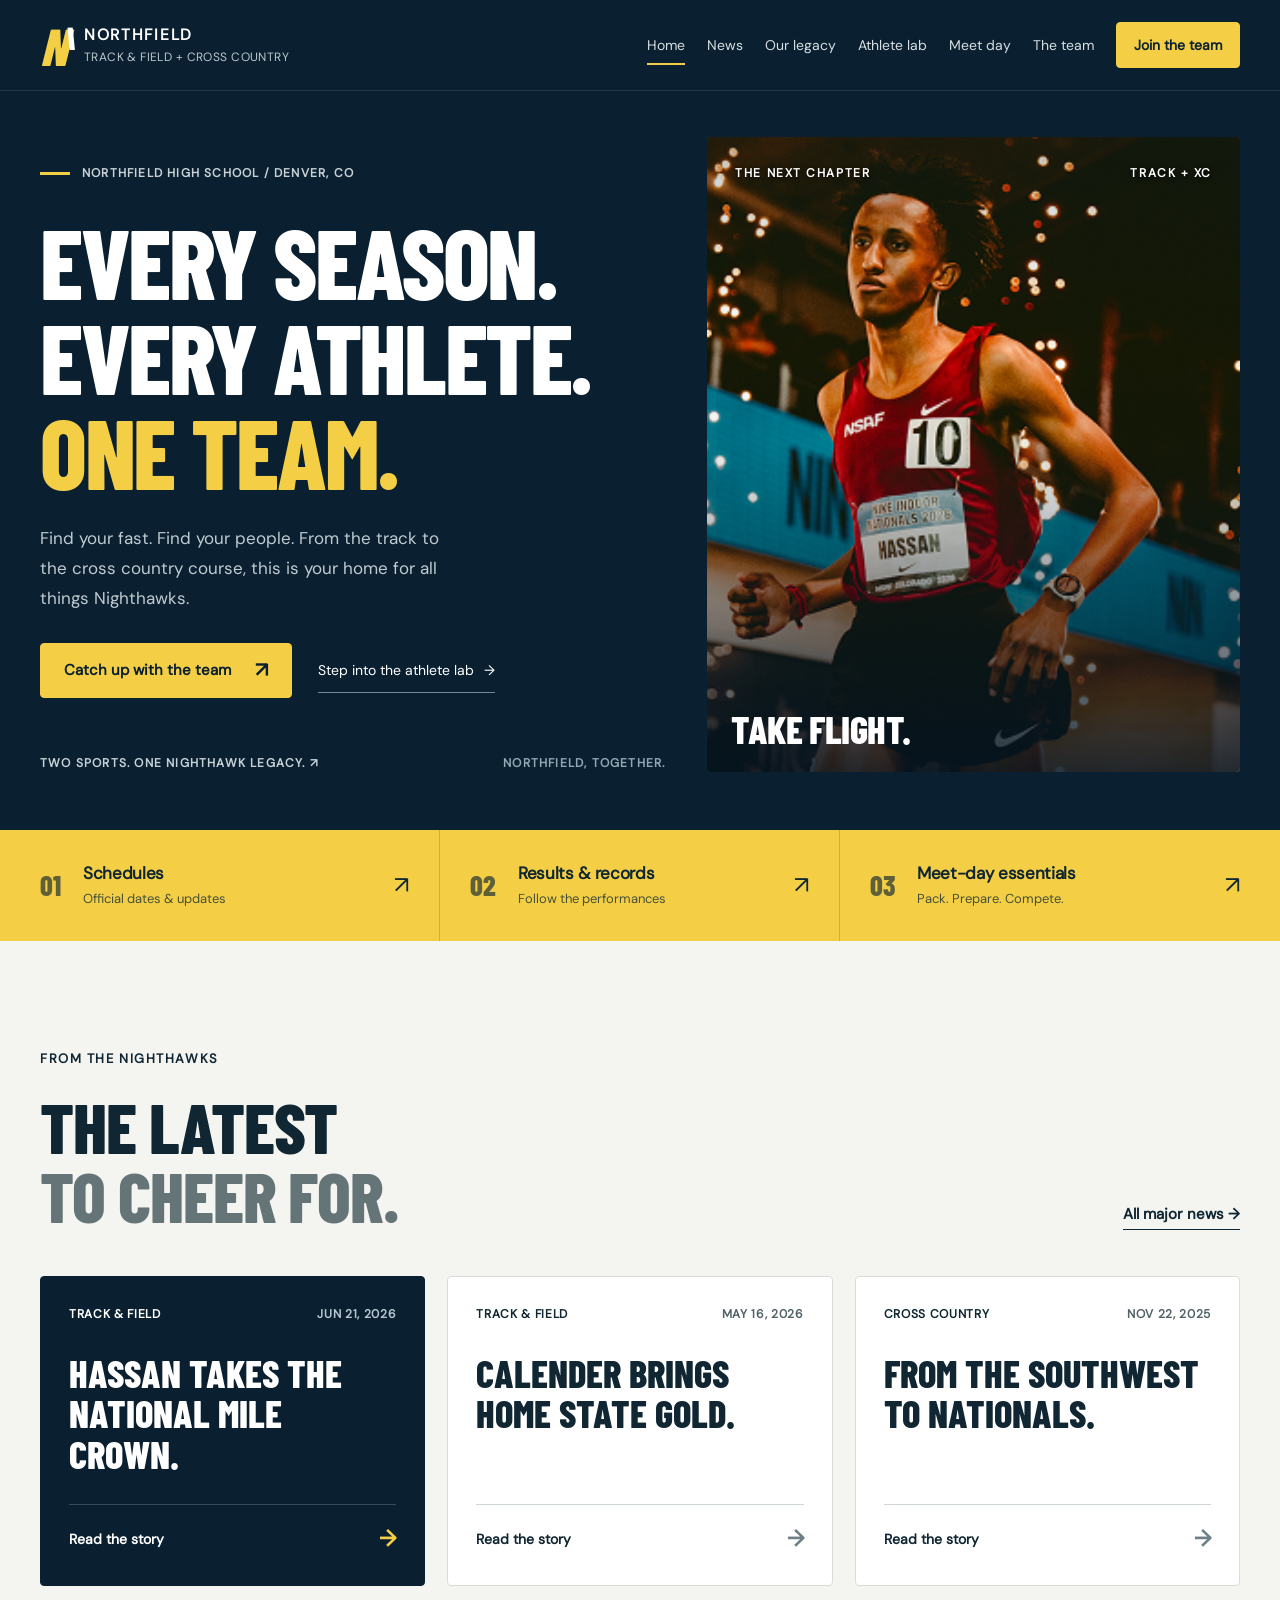
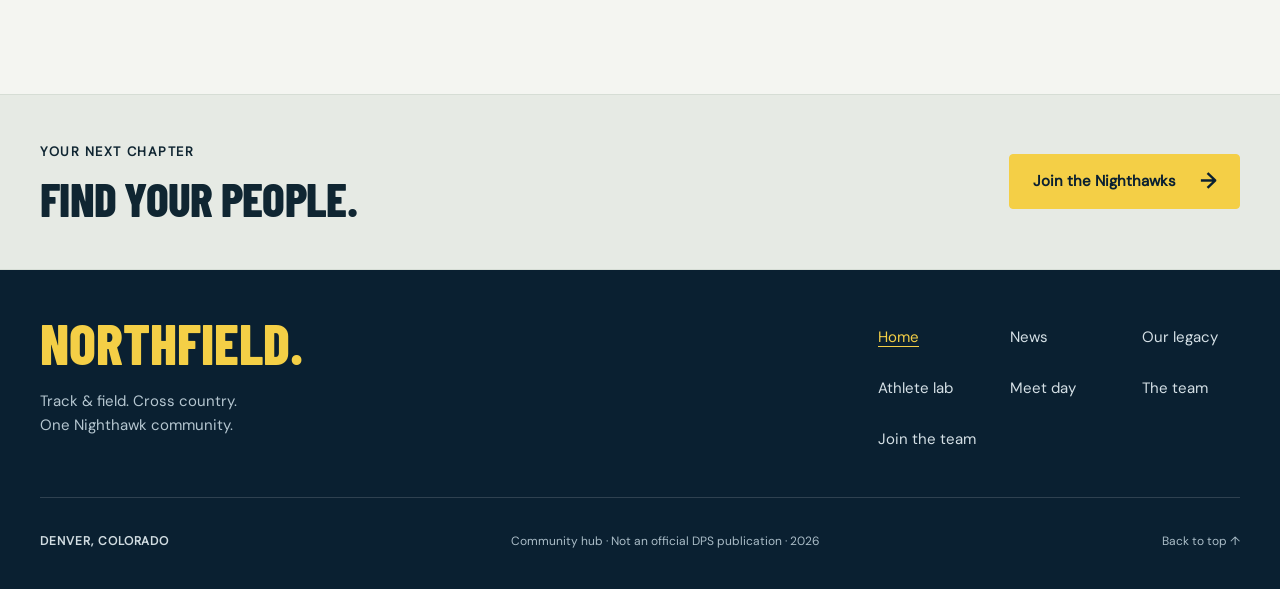
<file: index.html>
<!doctype html>
<html lang="en">
<head>
  <meta charset="utf-8">
  <meta name="viewport" content="width=device-width, initial-scale=1">
  <meta name="theme-color" content="#0a2031">
  <meta name="description" content="Northfield High School track &amp; field and cross country. Team news, accomplishments, athlete tools, and everything you need to join the Nighthawks.">
  <title>Home of the Nighthawks | Northfield Track &amp; Cross Country</title>
  <link rel="canonical" href="https://andronov5.github.io/trackweb/">
  <link rel="preload" href="assets/barlow-condensed-800.ttf" as="font" type="font/ttf" crossorigin>
  <link rel="stylesheet" href="styles.css?v=pages-20260905">
  <script src="script.js?v=pages-20260905" defer></script>
</head>
<body id="top" data-page="home">
  <a class="skip-link" href="#main">Skip to content</a>
  <header class="site-header">
    <nav class="nav wrap" aria-label="Main navigation">
      <a class="brand" href="index.html" aria-label="Northfield Track and Field and Cross Country home">
        <span class="brand-mark" aria-hidden="true">N<span>\</span></span>
        <span class="brand-name">NORTHFIELD<small>TRACK &amp; FIELD + CROSS COUNTRY</small></span>
      </a>
      <button class="nav-toggle" id="navToggle" type="button" aria-expanded="false" aria-controls="navMenu">Menu <span aria-hidden="true">＋</span></button>
      <div class="nav-links" id="navMenu">
        <a href="index.html" aria-current="page">Home</a>
        <a href="news.html">News</a>
        <a href="accomplishments.html">Our legacy</a>
        <a href="athlete-lab.html">Athlete lab</a>
        <a href="meet-day.html">Meet day</a>
        <a href="team.html">The team</a>
        <a href="join.html" class="button button-small">Join the team</a>
      </div>
    </nav>
  </header>
  <main id="main">
<section class="hero" id="home" aria-labelledby="hero-title">
      <div class="wrap hero-grid">
        <div class="hero-copy">
          <p class="eyebrow"><span class="short-rule" aria-hidden="true"></span> NORTHFIELD HIGH SCHOOL / DENVER, CO</p>
          <h1 id="hero-title">EVERY SEASON.<br>EVERY ATHLETE.<br><span>ONE TEAM.</span></h1>
          <p class="hero-description">Find your fast. Find your people. From the track to the cross country course, this is your home for all things Nighthawks.</p>
          <div class="hero-actions">
            <a class="button" href="news.html">Catch up with the team <span aria-hidden="true">↗</span></a>
            <a class="hero-secondary" href="athlete-lab.html">Step into the athlete lab <span aria-hidden="true">→</span></a>
          </div>
          <div class="hero-footnote"><a class="mini-label" href="accomplishments.html">TWO SPORTS. ONE NIGHTHAWK LEGACY. ↗</a><span class="mini-label">NORTHFIELD, TOGETHER.</span></div>
        </div>
        <figure class="hero-visual">
          <img class="hero-photo" src="assets/athlete-hero.png" width="620" height="349" alt="Runner in a red racing singlet entering an indoor arena surrounded by sparks" fetchpriority="high">
          <div class="photo-topline"><span>THE NEXT CHAPTER</span><span>TRACK + XC</span></div>
          <figcaption class="photo-caption"><span class="photo-title">TAKE FLIGHT.</span></figcaption>
        </figure>
      </div>
    </section>
    <div class="quick-links wrap" aria-label="Team shortcuts">
      <a href="https://www.arbiterlive.com/Teams?entityId=44001" target="_blank" rel="noopener noreferrer"><span class="quick-number">01</span><span><strong>Schedules</strong><small>Official dates &amp; updates</small></span><span class="quick-arrow" aria-hidden="true">↗</span></a>
      <a href="https://co.milesplit.com/teams/38893-northfield-high-school" target="_blank" rel="noopener noreferrer"><span class="quick-number">02</span><span><strong>Results &amp; records</strong><small>Follow the performances</small></span><span class="quick-arrow" aria-hidden="true">↗</span></a>
      <a href="meet-day.html"><span class="quick-number">03</span><span><strong>Meet-day essentials</strong><small>Pack. Prepare. Compete.</small></span><span class="quick-arrow" aria-hidden="true">↗</span></a>
    </div>
<section class="section home-news" aria-labelledby="home-news-title"><div class="wrap">
  <div class="section-top"><div><p class="eyebrow">FROM THE NIGHTHAWKS</p><h2 id="home-news-title">THE LATEST<br><span class="text-muted">TO CHEER FOR.</span></h2></div><a class="text-link" href="news.html">All major news →</a></div>
  <div class="headline-grid">
    <a class="headline-card" href="news.html#hassan-mile"><div class="news-meta"><span>TRACK &amp; FIELD</span><time datetime="2026-06-21">JUN 21, 2026</time></div><h3>Hassan takes the national mile crown.</h3><span class="headline-bottom">Read the story <span aria-hidden="true">→</span></span></a>
    <a class="headline-card" href="news.html#calender-state"><div class="news-meta"><span>TRACK &amp; FIELD</span><time datetime="2026-05-16">MAY 16, 2026</time></div><h3>Calender brings home state gold.</h3><span class="headline-bottom">Read the story <span aria-hidden="true">→</span></span></a>
    <a class="headline-card" href="news.html#hassan-xc"><div class="news-meta"><span>CROSS COUNTRY</span><time datetime="2025-11-22">NOV 22, 2025</time></div><h3>From the Southwest to nationals.</h3><span class="headline-bottom">Read the story <span aria-hidden="true">→</span></span></a>
  </div>
</div></section>
<aside class="next-step"><div class="wrap next-step-inner"><div><p class="eyebrow">YOUR NEXT CHAPTER</p><h2>FIND YOUR PEOPLE.</h2></div><a class="button" href="join.html">Join the Nighthawks <span aria-hidden="true">→</span></a></div></aside>
  </main>
  <footer class="site-footer">
    <div class="wrap">
      <div class="footer-top"><div><a class="footer-brand" href="index.html">NORTHFIELD.</a><p>Track &amp; field. Cross country.<br>One Nighthawk community.</p></div>
        <nav class="footer-nav" aria-label="Footer navigation">
          <a href="index.html" aria-current="page">Home</a>
          <a href="news.html">News</a>
          <a href="accomplishments.html">Our legacy</a>
          <a href="athlete-lab.html">Athlete lab</a>
          <a href="meet-day.html">Meet day</a>
          <a href="team.html">The team</a>
          <a href="join.html">Join the team</a>
        </nav>
      </div>
      <div class="footer-bottom"><p>DENVER, COLORADO</p><p>Community hub · Not an official DPS publication · <span id="year">2026</span></p><a href="#top">Back to top ↑</a></div>
    </div>
  </footer>
  <div class="toast" id="toast" role="status" aria-live="polite" hidden></div>
</body>
</html>
</file>
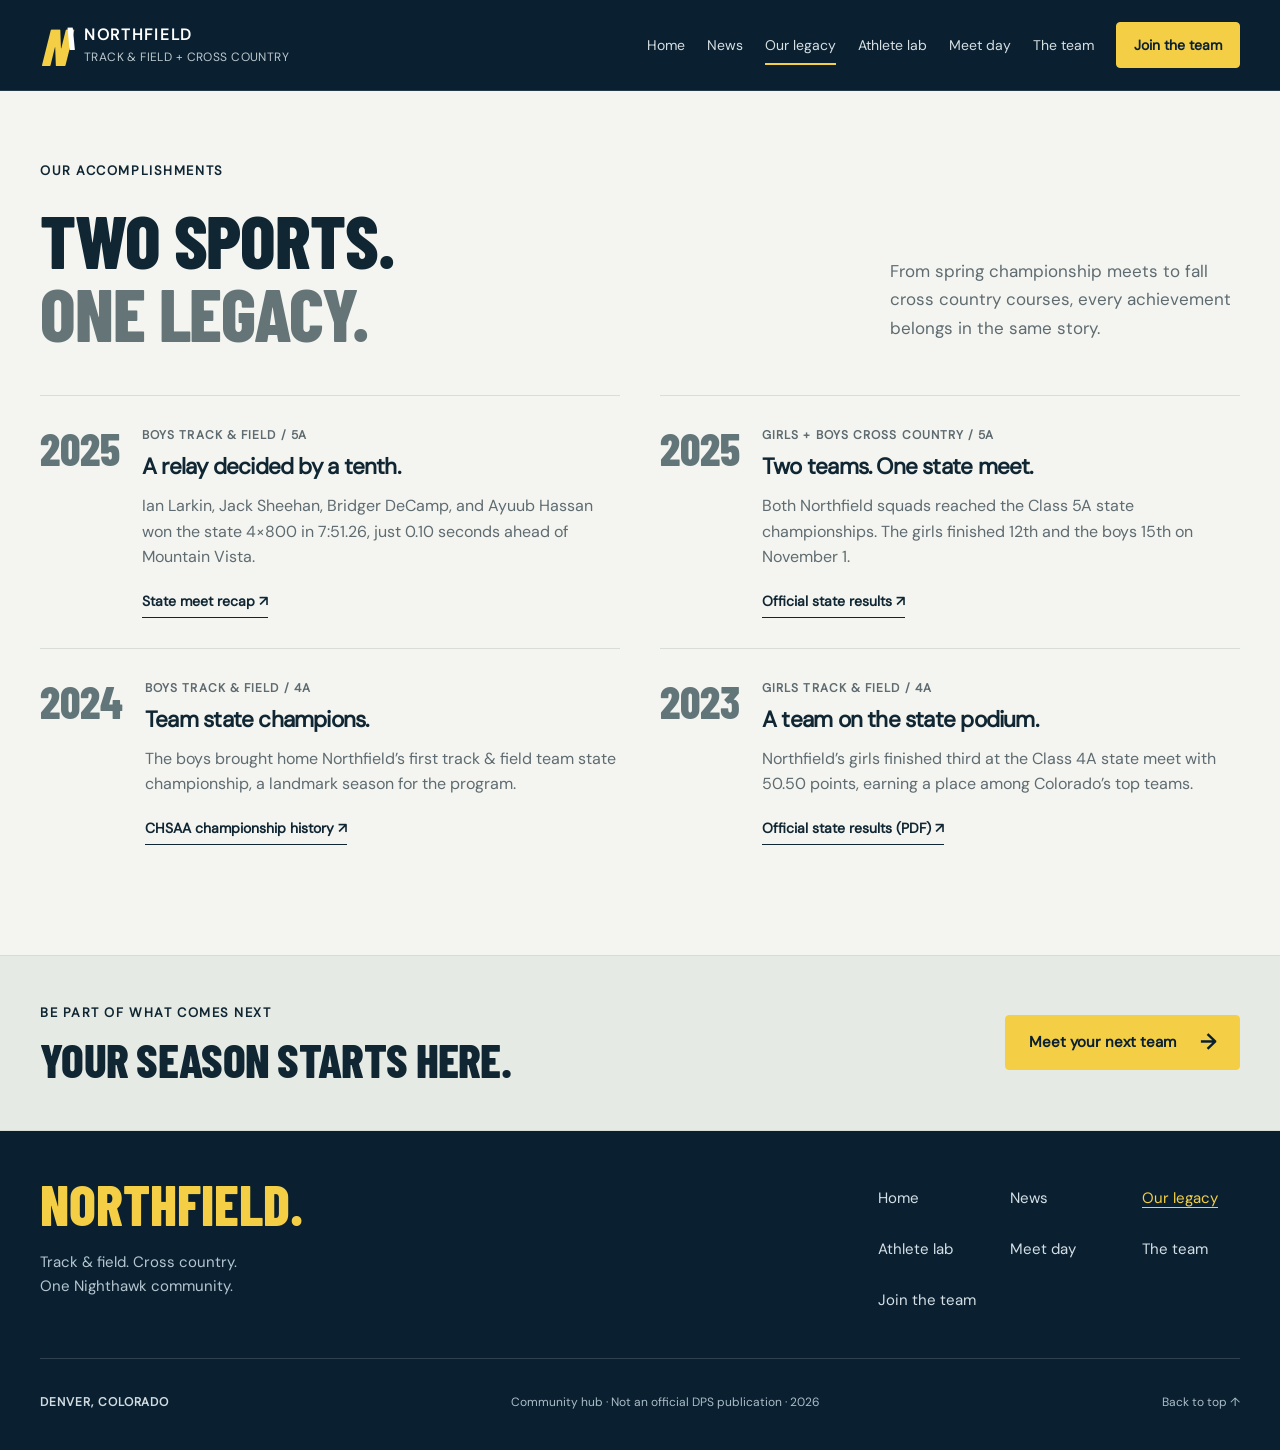
<file: accomplishments.html>
<!doctype html>
<html lang="en">
<head>
  <meta charset="utf-8">
  <meta name="viewport" content="width=device-width, initial-scale=1">
  <meta name="theme-color" content="#0a2031">
  <meta name="description" content="Explore Northfield track &amp; field and cross country team accomplishments, including the 2024 boys state title and both 2025 cross country state squads.">
  <title>Our accomplishments | Northfield Track &amp; Cross Country</title>
  <link rel="canonical" href="https://andronov5.github.io/trackweb/accomplishments.html">
  <link rel="preload" href="assets/barlow-condensed-800.ttf" as="font" type="font/ttf" crossorigin>
  <link rel="stylesheet" href="styles.css?v=pages-20260905">
  <script src="script.js?v=pages-20260905" defer></script>
</head>
<body id="top" data-page="accomplishments">
  <a class="skip-link" href="#main">Skip to content</a>
  <header class="site-header">
    <nav class="nav wrap" aria-label="Main navigation">
      <a class="brand" href="index.html" aria-label="Northfield Track and Field and Cross Country home">
        <span class="brand-mark" aria-hidden="true">N<span>\</span></span>
        <span class="brand-name">NORTHFIELD<small>TRACK &amp; FIELD + CROSS COUNTRY</small></span>
      </a>
      <button class="nav-toggle" id="navToggle" type="button" aria-expanded="false" aria-controls="navMenu">Menu <span aria-hidden="true">＋</span></button>
      <div class="nav-links" id="navMenu">
        <a href="index.html">Home</a>
        <a href="news.html">News</a>
        <a href="accomplishments.html" aria-current="page">Our legacy</a>
        <a href="athlete-lab.html">Athlete lab</a>
        <a href="meet-day.html">Meet day</a>
        <a href="team.html">The team</a>
        <a href="join.html" class="button button-small">Join the team</a>
      </div>
    </nav>
  </header>
  <main id="main">
<section class="legacy-section section" id="accomplishments" aria-labelledby="legacy-title">
      <div class="wrap">
        <div class="section-top"><div><p class="eyebrow">OUR ACCOMPLISHMENTS</p><h1 class="page-title" id="legacy-title">TWO SPORTS.<br><span class="text-muted">ONE LEGACY.</span></h1></div><p class="section-intro">From spring championship meets to fall cross country courses, every achievement belongs in the same story.</p></div>
        <div class="legacy-grid">
          <article class="legacy-card"><p class="legacy-year">2025</p><div><p class="mini-label">BOYS TRACK &amp; FIELD / 5A</p><h3>A relay decided by a tenth.</h3><p>Ian Larkin, Jack Sheehan, Bridger DeCamp, and Ayuub Hassan won the state 4×800 in 7:51.26, just 0.10 seconds ahead of Mountain Vista.</p><a class="text-link" href="https://coloradopreps.com/records-fall-on-day-1-of-the-2025-state-track-and-field-meet/" target="_blank" rel="noopener noreferrer">State meet recap ↗</a></div></article>
          <article class="legacy-card"><p class="legacy-year">2025</p><div><p class="mini-label">GIRLS + BOYS CROSS COUNTRY / 5A</p><h3>Two teams. One state meet.</h3><p>Both Northfield squads reached the Class 5A state championships. The girls finished 12th and the boys 15th on November 1.</p><a class="text-link" href="https://co.milesplit.com/meets/701417-5a-colorado-state-cross-country-championships-2025/results/1239243/raw" target="_blank" rel="noopener noreferrer">Official state results ↗</a></div></article>
          <article class="legacy-card"><p class="legacy-year">2024</p><div><p class="mini-label">BOYS TRACK &amp; FIELD / 4A</p><h3>Team state champions.</h3><p>The boys brought home Northfield’s first track &amp; field team state championship, a landmark season for the program.</p><a class="text-link" href="https://chsaanow.com/history/champions/school/northfield" target="_blank" rel="noopener noreferrer">CHSAA championship history ↗</a></div></article>
          <article class="legacy-card"><p class="legacy-year">2023</p><div><p class="mini-label">GIRLS TRACK &amp; FIELD / 4A</p><h3>A team on the state podium.</h3><p>Northfield’s girls finished third at the Class 4A state meet with 50.50 points, earning a place among Colorado’s top teams.</p><a class="text-link" href="https://s3.amazonaws.com/chsaanow.com/documents/2023/6/5/results_state_track_2023_4a_fullfinal.pdf" target="_blank" rel="noopener noreferrer">Official state results (PDF) ↗</a></div></article>
        </div>
      </div>
    </section>
<aside class="next-step"><div class="wrap next-step-inner"><div><p class="eyebrow">BE PART OF WHAT COMES NEXT</p><h2>YOUR SEASON STARTS HERE.</h2></div><a class="button" href="join.html">Meet your next team <span aria-hidden="true">→</span></a></div></aside>
  </main>
  <footer class="site-footer">
    <div class="wrap">
      <div class="footer-top"><div><a class="footer-brand" href="index.html">NORTHFIELD.</a><p>Track &amp; field. Cross country.<br>One Nighthawk community.</p></div>
        <nav class="footer-nav" aria-label="Footer navigation">
          <a href="index.html">Home</a>
          <a href="news.html">News</a>
          <a href="accomplishments.html" aria-current="page">Our legacy</a>
          <a href="athlete-lab.html">Athlete lab</a>
          <a href="meet-day.html">Meet day</a>
          <a href="team.html">The team</a>
          <a href="join.html">Join the team</a>
        </nav>
      </div>
      <div class="footer-bottom"><p>DENVER, COLORADO</p><p>Community hub · Not an official DPS publication · <span id="year">2026</span></p><a href="#top">Back to top ↑</a></div>
    </div>
  </footer>
  <div class="toast" id="toast" role="status" aria-live="polite" hidden></div>
</body>
</html>
</file>
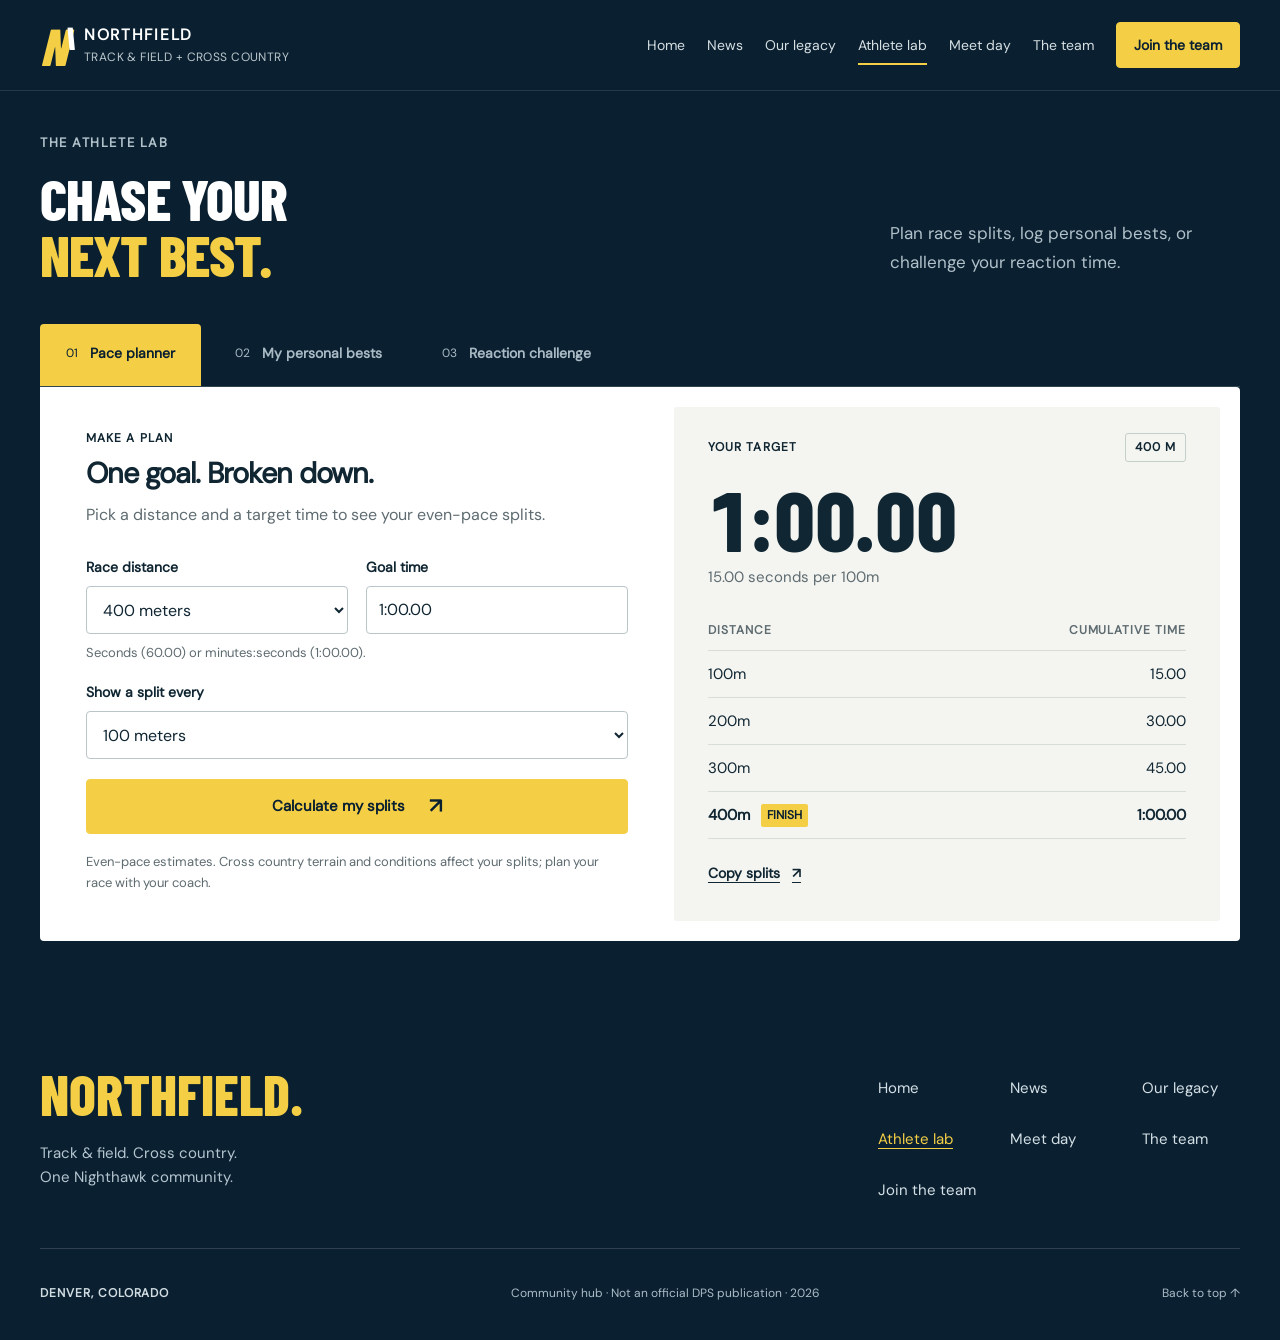
<file: athlete-lab.html>
<!doctype html>
<html lang="en">
<head>
  <meta charset="utf-8">
  <meta name="viewport" content="width=device-width, initial-scale=1">
  <meta name="theme-color" content="#0a2031">
  <meta name="description" content="Plan track and cross country race splits, keep your personal bests, and try the reaction challenge.">
  <title>Athlete lab | Northfield Track &amp; Cross Country</title>
  <link rel="canonical" href="https://andronov5.github.io/trackweb/athlete-lab.html">
  <link rel="preload" href="assets/barlow-condensed-800.ttf" as="font" type="font/ttf" crossorigin>
  <link rel="stylesheet" href="styles.css?v=pages-20260905">
  <script src="script.js?v=pages-20260905" defer></script>
</head>
<body id="top" data-page="athlete-lab">
  <a class="skip-link" href="#main">Skip to content</a>
  <header class="site-header">
    <nav class="nav wrap" aria-label="Main navigation">
      <a class="brand" href="index.html" aria-label="Northfield Track and Field and Cross Country home">
        <span class="brand-mark" aria-hidden="true">N<span>\</span></span>
        <span class="brand-name">NORTHFIELD<small>TRACK &amp; FIELD + CROSS COUNTRY</small></span>
      </a>
      <button class="nav-toggle" id="navToggle" type="button" aria-expanded="false" aria-controls="navMenu">Menu <span aria-hidden="true">＋</span></button>
      <div class="nav-links" id="navMenu">
        <a href="index.html">Home</a>
        <a href="news.html">News</a>
        <a href="accomplishments.html">Our legacy</a>
        <a href="athlete-lab.html" aria-current="page">Athlete lab</a>
        <a href="meet-day.html">Meet day</a>
        <a href="team.html">The team</a>
        <a href="join.html" class="button button-small">Join the team</a>
      </div>
    </nav>
  </header>
  <main id="main">
<section class="athlete-section section" id="athlete-lab" aria-labelledby="lab-title">
      <div class="wrap">
        <div class="section-top">
          <div><p class="eyebrow">THE ATHLETE LAB</p><h1 class="page-title" id="lab-title">CHASE YOUR<br><span class="text-gold">NEXT BEST.</span></h1></div>
          <p class="section-intro">Plan race splits, log personal bests, or challenge your reaction time.</p>
        </div>
        <noscript><p class="no-script-note">Enable JavaScript to calculate splits, save marks, and play the reaction challenge.</p></noscript>
        <div class="lab-tabs" role="tablist" aria-label="Athlete tools">
          <button type="button" role="tab" id="tab-pace" aria-controls="panel-pace" aria-selected="true" tabindex="0">01 <span>Pace planner</span></button>
          <button type="button" role="tab" id="tab-marks" aria-controls="panel-marks" aria-selected="false" tabindex="-1">02 <span>My personal bests</span></button>
          <button type="button" role="tab" id="tab-reaction" aria-controls="panel-reaction" aria-selected="false" tabindex="-1">03 <span>Reaction challenge</span></button>
        </div>
        <div class="lab-panel" role="tabpanel" id="panel-pace" aria-labelledby="tab-pace" tabindex="0">
          <div class="pace-grid">
            <div class="lab-inputs">
              <p class="mini-label">MAKE A PLAN</p><h3>One goal. Broken down.</h3>
              <p>Pick a distance and a target time to see your even-pace splits.</p>
              <form id="paceForm" novalidate>
                <div class="form-row">
                  <label>Race distance<select id="paceDistance" name="distance"><option value="100">100 meters</option><option value="200">200 meters</option><option value="400" selected>400 meters</option><option value="800">800 meters</option><option value="1600">1600 meters</option><option value="3200">3200 meters</option><option value="5000">5K / cross country</option></select></label>
                  <label>Goal time<input id="paceTime" name="time" type="text" inputmode="decimal" value="1:00.00" maxlength="12" aria-describedby="paceHelp paceError" required></label>
                </div>
                <p class="field-help" id="paceHelp">Seconds (60.00) or minutes:seconds (1:00.00).</p>
                <label>Show a split every<select id="paceInterval" name="interval"><option value="100" selected>100 meters</option><option value="200">200 meters</option><option value="400">400 meters</option><option value="1000" disabled>1 kilometer</option></select></label>
                <p class="form-error" id="paceError" role="alert"></p>
                <button class="button" type="submit">Calculate my splits <span aria-hidden="true">↗</span></button>
              </form>
              <p class="small-note">Even-pace estimates. Cross country terrain and conditions affect your splits; plan your race with your coach.</p>
            </div>
            <div class="pace-results" id="paceResults" aria-live="polite" aria-atomic="true">
              <div class="result-top"><span class="mini-label">YOUR TARGET</span><span id="paceEventLabel" class="pill">400 M</span></div>
              <p class="target-time" id="targetTime">1:00.00</p>
              <p id="paceSummary" class="pace-summary">15.00 seconds per 100m</p>
              <table class="split-table"><caption class="sr-only">Cumulative even-pace splits</caption><thead><tr><th scope="col">DISTANCE</th><th scope="col">CUMULATIVE TIME</th></tr></thead><tbody id="splitBody"><tr><th scope="row">100m</th><td>15.00</td></tr><tr><th scope="row">200m</th><td>30.00</td></tr><tr><th scope="row">300m</th><td>45.00</td></tr><tr><th scope="row">400m <span>FINISH</span></th><td>1:00.00</td></tr></tbody></table>
              <button class="text-button" id="copySplits" type="button">Copy splits <span aria-hidden="true">↗</span></button>
            </div>
          </div>
        </div>
        <div class="lab-panel" role="tabpanel" id="panel-marks" aria-labelledby="tab-marks" tabindex="0" hidden>
          <div class="marks-heading"><div><p class="mini-label">YOUR PROGRESS, YOUR WAY</p><h3>Keep the marks that matter.</h3><p>Saved on this device. Export a copy to keep your progress.</p></div><button type="button" class="button button-outline" id="exportMarks">Export CSV <span aria-hidden="true">↗</span></button></div>
          <form id="markForm" novalidate>
            <div class="mark-fields">
              <label>Event<select id="markEvent" name="event"><option value="100">100m</option><option value="200">200m</option><option value="400" selected>400m</option><option value="800">800m</option><option value="1600">1600m</option><option value="3200">3200m</option><option value="xc5k">Cross country 5K</option><option value="100h">100m hurdles</option><option value="110h">110m hurdles</option><option value="300h">300m hurdles</option><option value="long">Long jump</option><option value="triple">Triple jump</option><option value="high">High jump</option><option value="vault">Pole vault</option><option value="shot">Shot put</option><option value="discus">Discus</option></select></label>
              <label><span id="markValueLabel">Time</span><input type="text" id="markValue" name="value" placeholder="1:05.00" inputmode="decimal" maxlength="12" required aria-describedby="markHelp markError"></label>
              <label>Date<input id="markDate" name="date" type="date" required aria-describedby="markError"></label>
              <button class="button" type="submit">Save mark <span aria-hidden="true">＋</span></button>
            </div>
            <p id="markHelp" class="field-help">Enter seconds or minutes:seconds. Bests are compared within the same event. Cross country courses and conditions vary.</p>
            <p id="markError" class="form-error" role="alert"></p>
          </form>
          <div id="marksList" class="marks-list" aria-live="polite"></div>
        </div>
        <div class="lab-panel" role="tabpanel" id="panel-reaction" aria-labelledby="tab-reaction" tabindex="0" hidden>
          <div class="reaction-grid">
            <div><p class="mini-label">ON YOUR MARKS</p><h3>How quick is your click?</h3><p>Start a round. Hold until you see <strong>GO</strong>, then tap as fast as you can.</p><p class="small-note">Keyboard: focus the pad and use Space or Enter. Just for fun—your screen and device affect the result.</p><div class="reaction-best"><span>YOUR BEST ON THIS DEVICE</span><strong id="reactionBest">— <small>ms</small></strong></div></div>
            <button type="button" id="reactionPad" class="reaction-pad" data-state="idle" aria-describedby="reactionHelp"><span class="reaction-lights" aria-hidden="true"><i></i><i></i><i></i></span><span id="reactionTitle">READY?</span><span id="reactionHelp">Tap to start the challenge</span></button>
          </div>
          <p id="reactionStatus" class="sr-only" role="status" aria-live="polite"></p>
        </div>
        <p id="storageStatus" class="storage-status" role="status" hidden></p>
      </div>
    </section>
  </main>
  <footer class="site-footer">
    <div class="wrap">
      <div class="footer-top"><div><a class="footer-brand" href="index.html">NORTHFIELD.</a><p>Track &amp; field. Cross country.<br>One Nighthawk community.</p></div>
        <nav class="footer-nav" aria-label="Footer navigation">
          <a href="index.html">Home</a>
          <a href="news.html">News</a>
          <a href="accomplishments.html">Our legacy</a>
          <a href="athlete-lab.html" aria-current="page">Athlete lab</a>
          <a href="meet-day.html">Meet day</a>
          <a href="team.html">The team</a>
          <a href="join.html">Join the team</a>
        </nav>
      </div>
      <div class="footer-bottom"><p>DENVER, COLORADO</p><p>Community hub · Not an official DPS publication · <span id="year">2026</span></p><a href="#top">Back to top ↑</a></div>
    </div>
  </footer>
  <div class="toast" id="toast" role="status" aria-live="polite" hidden></div>
</body>
</html>
</file>
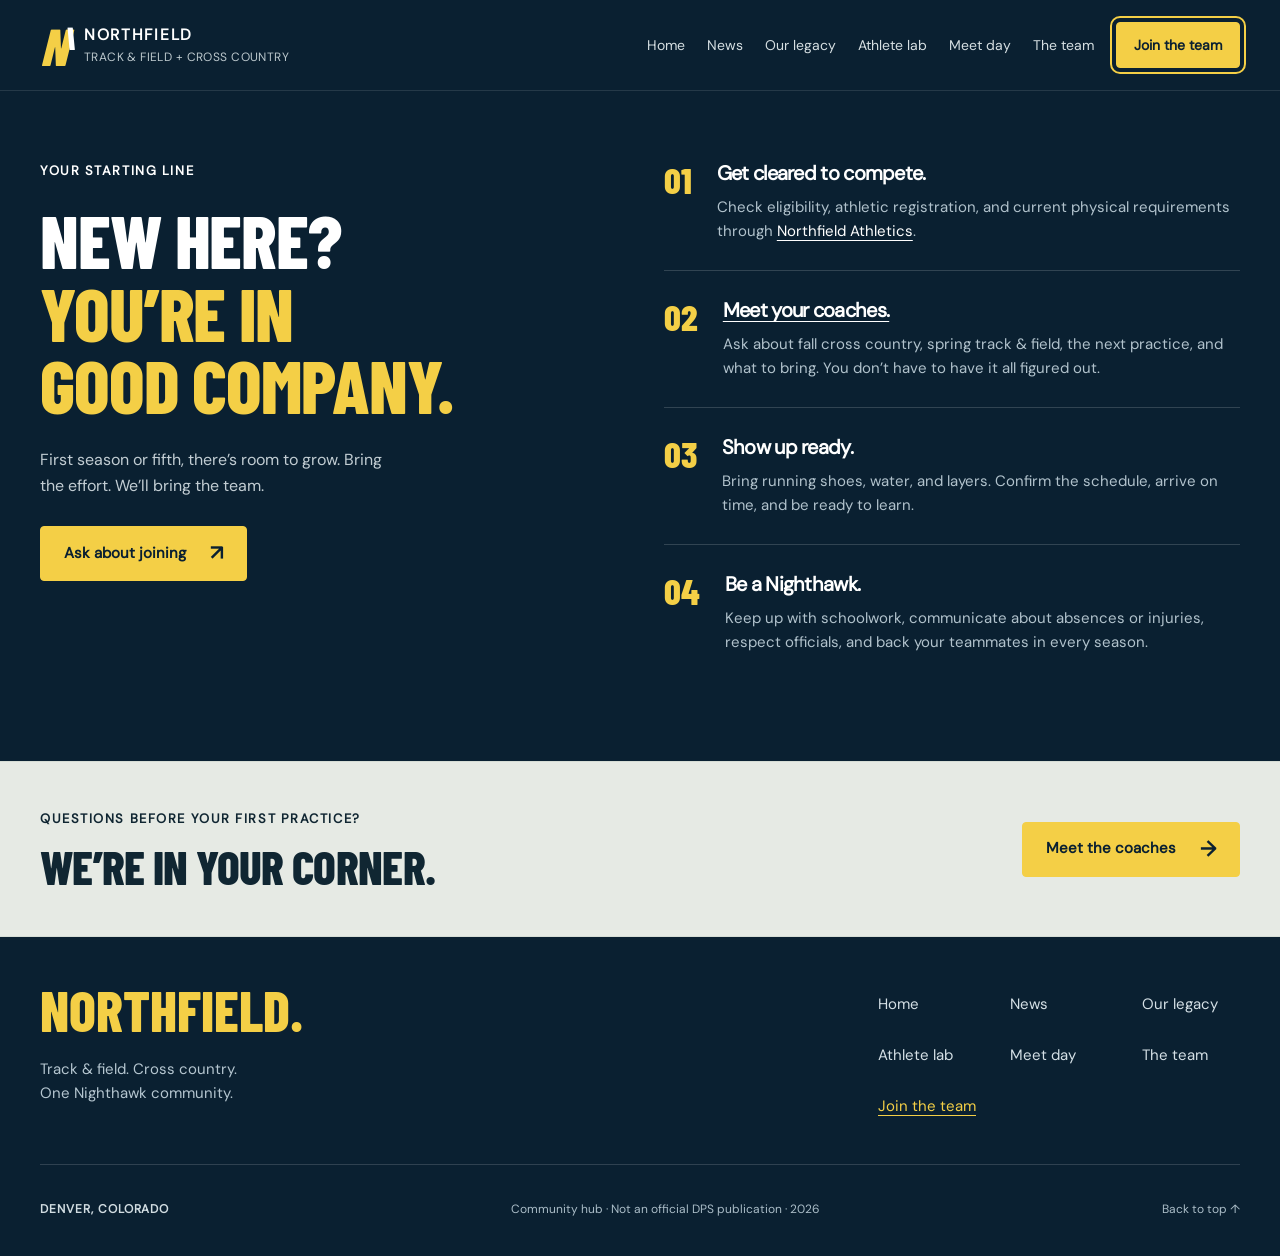
<file: join.html>
<!doctype html>
<html lang="en">
<head>
  <meta charset="utf-8">
  <meta name="viewport" content="width=device-width, initial-scale=1">
  <meta name="theme-color" content="#0a2031">
  <meta name="description" content="How to join Northfield track &amp; field and cross country: athletic registration, coaches, practice preparation, and team expectations.">
  <title>Join the Nighthawks | Northfield Track &amp; Cross Country</title>
  <link rel="canonical" href="https://andronov5.github.io/trackweb/join.html">
  <link rel="preload" href="assets/barlow-condensed-800.ttf" as="font" type="font/ttf" crossorigin>
  <link rel="stylesheet" href="styles.css?v=pages-20260905">
  <script src="script.js?v=pages-20260905" defer></script>
</head>
<body id="top" data-page="join">
  <a class="skip-link" href="#main">Skip to content</a>
  <header class="site-header">
    <nav class="nav wrap" aria-label="Main navigation">
      <a class="brand" href="index.html" aria-label="Northfield Track and Field and Cross Country home">
        <span class="brand-mark" aria-hidden="true">N<span>\</span></span>
        <span class="brand-name">NORTHFIELD<small>TRACK &amp; FIELD + CROSS COUNTRY</small></span>
      </a>
      <button class="nav-toggle" id="navToggle" type="button" aria-expanded="false" aria-controls="navMenu">Menu <span aria-hidden="true">＋</span></button>
      <div class="nav-links" id="navMenu">
        <a href="index.html">Home</a>
        <a href="news.html">News</a>
        <a href="accomplishments.html">Our legacy</a>
        <a href="athlete-lab.html">Athlete lab</a>
        <a href="meet-day.html">Meet day</a>
        <a href="team.html">The team</a>
        <a href="join.html" class="button button-small" aria-current="page">Join the team</a>
      </div>
    </nav>
  </header>
  <main id="main">
<section class="join-section section" id="new" aria-labelledby="join-title">
      <div class="wrap join-grid">
        <div><p class="eyebrow">YOUR STARTING LINE</p><h1 class="page-title" id="join-title">NEW HERE?<br><span class="text-gold">YOU’RE IN<br>GOOD COMPANY.</span></h1><p>First season or fifth, there’s room to grow. Bring the effort. We’ll bring the team.</p><a class="button" href="mailto:joseph_bender@dpsk12.net?subject=Interested%20in%20Northfield%20Track%20and%20Cross%20Country">Ask about joining <span aria-hidden="true">↗</span></a></div>
        <ol class="join-steps">
          <li><span>01</span><div><h3>Get cleared to compete.</h3><p>Check eligibility, athletic registration, and current physical requirements through <a href="https://northfield.dpsk12.org/athletics/athletic-programs/" target="_blank" rel="noopener noreferrer">Northfield Athletics</a>.</p></div></li>
          <li><span>02</span><div><h3><a href="team.html">Meet your coaches.</a></h3><p>Ask about fall cross country, spring track &amp; field, the next practice, and what to bring. You don’t have to have it all figured out.</p></div></li>
          <li><span>03</span><div><h3>Show up ready.</h3><p>Bring running shoes, water, and layers. Confirm the schedule, arrive on time, and be ready to learn.</p></div></li>
          <li><span>04</span><div><h3>Be a Nighthawk.</h3><p>Keep up with schoolwork, communicate about absences or injuries, respect officials, and back your teammates in every season.</p></div></li>
        </ol>
      </div>
    </section>
<aside class="next-step"><div class="wrap next-step-inner"><div><p class="eyebrow">QUESTIONS BEFORE YOUR FIRST PRACTICE?</p><h2>WE’RE IN YOUR CORNER.</h2></div><a class="button" href="team.html">Meet the coaches <span aria-hidden="true">→</span></a></div></aside>
  </main>
  <footer class="site-footer">
    <div class="wrap">
      <div class="footer-top"><div><a class="footer-brand" href="index.html">NORTHFIELD.</a><p>Track &amp; field. Cross country.<br>One Nighthawk community.</p></div>
        <nav class="footer-nav" aria-label="Footer navigation">
          <a href="index.html">Home</a>
          <a href="news.html">News</a>
          <a href="accomplishments.html">Our legacy</a>
          <a href="athlete-lab.html">Athlete lab</a>
          <a href="meet-day.html">Meet day</a>
          <a href="team.html">The team</a>
          <a href="join.html" aria-current="page">Join the team</a>
        </nav>
      </div>
      <div class="footer-bottom"><p>DENVER, COLORADO</p><p>Community hub · Not an official DPS publication · <span id="year">2026</span></p><a href="#top">Back to top ↑</a></div>
    </div>
  </footer>
  <div class="toast" id="toast" role="status" aria-live="polite" hidden></div>
</body>
</html>
</file>
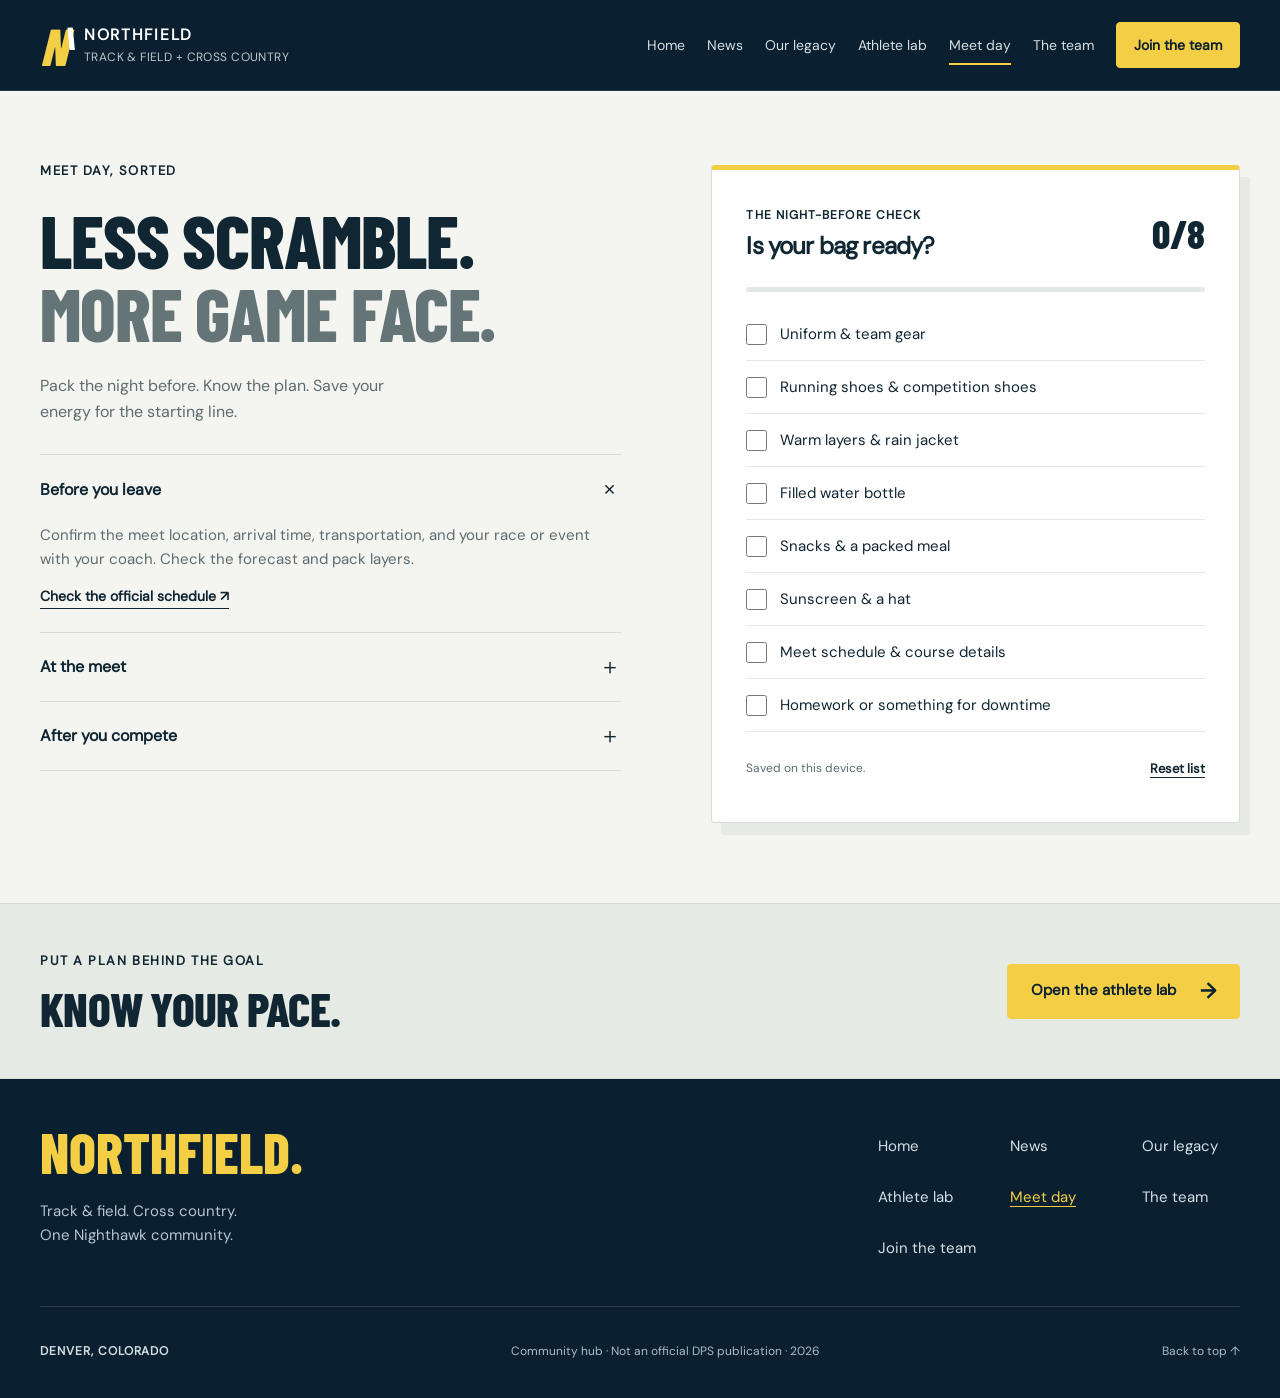
<file: meet-day.html>
<!doctype html>
<html lang="en">
<head>
  <meta charset="utf-8">
  <meta name="viewport" content="width=device-width, initial-scale=1">
  <meta name="theme-color" content="#0a2031">
  <meta name="description" content="A saved packing checklist and preparation guide for Northfield track &amp; field and cross country meets.">
  <title>Meet-day essentials | Northfield Track &amp; Cross Country</title>
  <link rel="canonical" href="https://andronov5.github.io/trackweb/meet-day.html">
  <link rel="preload" href="assets/barlow-condensed-800.ttf" as="font" type="font/ttf" crossorigin>
  <link rel="stylesheet" href="styles.css?v=pages-20260905">
  <script src="script.js?v=pages-20260905" defer></script>
</head>
<body id="top" data-page="meetday">
  <a class="skip-link" href="#main">Skip to content</a>
  <header class="site-header">
    <nav class="nav wrap" aria-label="Main navigation">
      <a class="brand" href="index.html" aria-label="Northfield Track and Field and Cross Country home">
        <span class="brand-mark" aria-hidden="true">N<span>\</span></span>
        <span class="brand-name">NORTHFIELD<small>TRACK &amp; FIELD + CROSS COUNTRY</small></span>
      </a>
      <button class="nav-toggle" id="navToggle" type="button" aria-expanded="false" aria-controls="navMenu">Menu <span aria-hidden="true">＋</span></button>
      <div class="nav-links" id="navMenu">
        <a href="index.html">Home</a>
        <a href="news.html">News</a>
        <a href="accomplishments.html">Our legacy</a>
        <a href="athlete-lab.html">Athlete lab</a>
        <a href="meet-day.html" aria-current="page">Meet day</a>
        <a href="team.html">The team</a>
        <a href="join.html" class="button button-small">Join the team</a>
      </div>
    </nav>
  </header>
  <main id="main">
<section class="section meetday-section" id="meetday" aria-labelledby="meetday-title">
      <div class="wrap meetday-grid">
        <div class="meetday-copy"><p class="eyebrow">MEET DAY, SORTED</p><h1 class="page-title" id="meetday-title">LESS SCRAMBLE.<br><span class="text-muted">MORE GAME FACE.</span></h1><p>Pack the night before. Know the plan. Save your energy for the starting line.</p>
          <div class="meetday-guide">
            <details open><summary>Before you leave <span aria-hidden="true">＋</span></summary><p>Confirm the meet location, arrival time, transportation, and your race or event with your coach. Check the forecast and pack layers.</p><a class="text-link" href="https://www.arbiterlive.com/Teams?entityId=44001" target="_blank" rel="noopener noreferrer">Check the official schedule ↗</a></details>
            <details><summary>At the meet <span aria-hidden="true">＋</span></summary><p>Find the team area. For track &amp; field, check your heat, lane, flight, or relay leg. For cross country, check the course and starting box. Follow your coach’s warm-up plan and cheer for teammates.</p></details>
            <details><summary>After you compete <span aria-hidden="true">＋</span></summary><p>Cool down, hydrate, and check in with a coach. Support athletes still competing, clean up the team area, and confirm the plan before leaving.</p></details>
          </div>
        </div>
        <div class="packing-card">
          <div class="packing-title"><div><p class="mini-label">THE NIGHT-BEFORE CHECK</p><h3>Is your bag ready?</h3></div><span class="packing-count" id="packingCount">0/8</span></div>
          <noscript><p class="no-script-note">You can check items here, but saving progress requires JavaScript.</p></noscript>
          <progress id="packingProgress" max="8" value="0" aria-label="Packing progress">0 of 8</progress>
          <div id="packingList" class="packing-list">
            <label><input type="checkbox" value="uniform"><span>Uniform &amp; team gear</span></label>
            <label><input type="checkbox" value="shoes"><span>Running shoes &amp; competition shoes</span></label>
            <label><input type="checkbox" value="layers"><span>Warm layers &amp; rain jacket</span></label>
            <label><input type="checkbox" value="water"><span>Filled water bottle</span></label>
            <label><input type="checkbox" value="snacks"><span>Snacks &amp; a packed meal</span></label>
            <label><input type="checkbox" value="sun"><span>Sunscreen &amp; a hat</span></label>
            <label><input type="checkbox" value="schedule"><span>Meet schedule &amp; course details</span></label>
            <label><input type="checkbox" value="downtime"><span>Homework or something for downtime</span></label>
          </div>
          <p id="storageStatus" class="storage-status" role="status" hidden></p>
          <div class="packing-bottom"><p id="packingStatus" role="status">Saved on this device.</p><button class="text-button" type="button" id="resetPacking">Reset list</button></div>
        </div>
      </div>
    </section>
<aside class="next-step"><div class="wrap next-step-inner"><div><p class="eyebrow">PUT A PLAN BEHIND THE GOAL</p><h2>KNOW YOUR PACE.</h2></div><a class="button" href="athlete-lab.html">Open the athlete lab <span aria-hidden="true">→</span></a></div></aside>
  </main>
  <footer class="site-footer">
    <div class="wrap">
      <div class="footer-top"><div><a class="footer-brand" href="index.html">NORTHFIELD.</a><p>Track &amp; field. Cross country.<br>One Nighthawk community.</p></div>
        <nav class="footer-nav" aria-label="Footer navigation">
          <a href="index.html">Home</a>
          <a href="news.html">News</a>
          <a href="accomplishments.html">Our legacy</a>
          <a href="athlete-lab.html">Athlete lab</a>
          <a href="meet-day.html" aria-current="page">Meet day</a>
          <a href="team.html">The team</a>
          <a href="join.html">Join the team</a>
        </nav>
      </div>
      <div class="footer-bottom"><p>DENVER, COLORADO</p><p>Community hub · Not an official DPS publication · <span id="year">2026</span></p><a href="#top">Back to top ↑</a></div>
    </div>
  </footer>
  <div class="toast" id="toast" role="status" aria-live="polite" hidden></div>
</body>
</html>
</file>
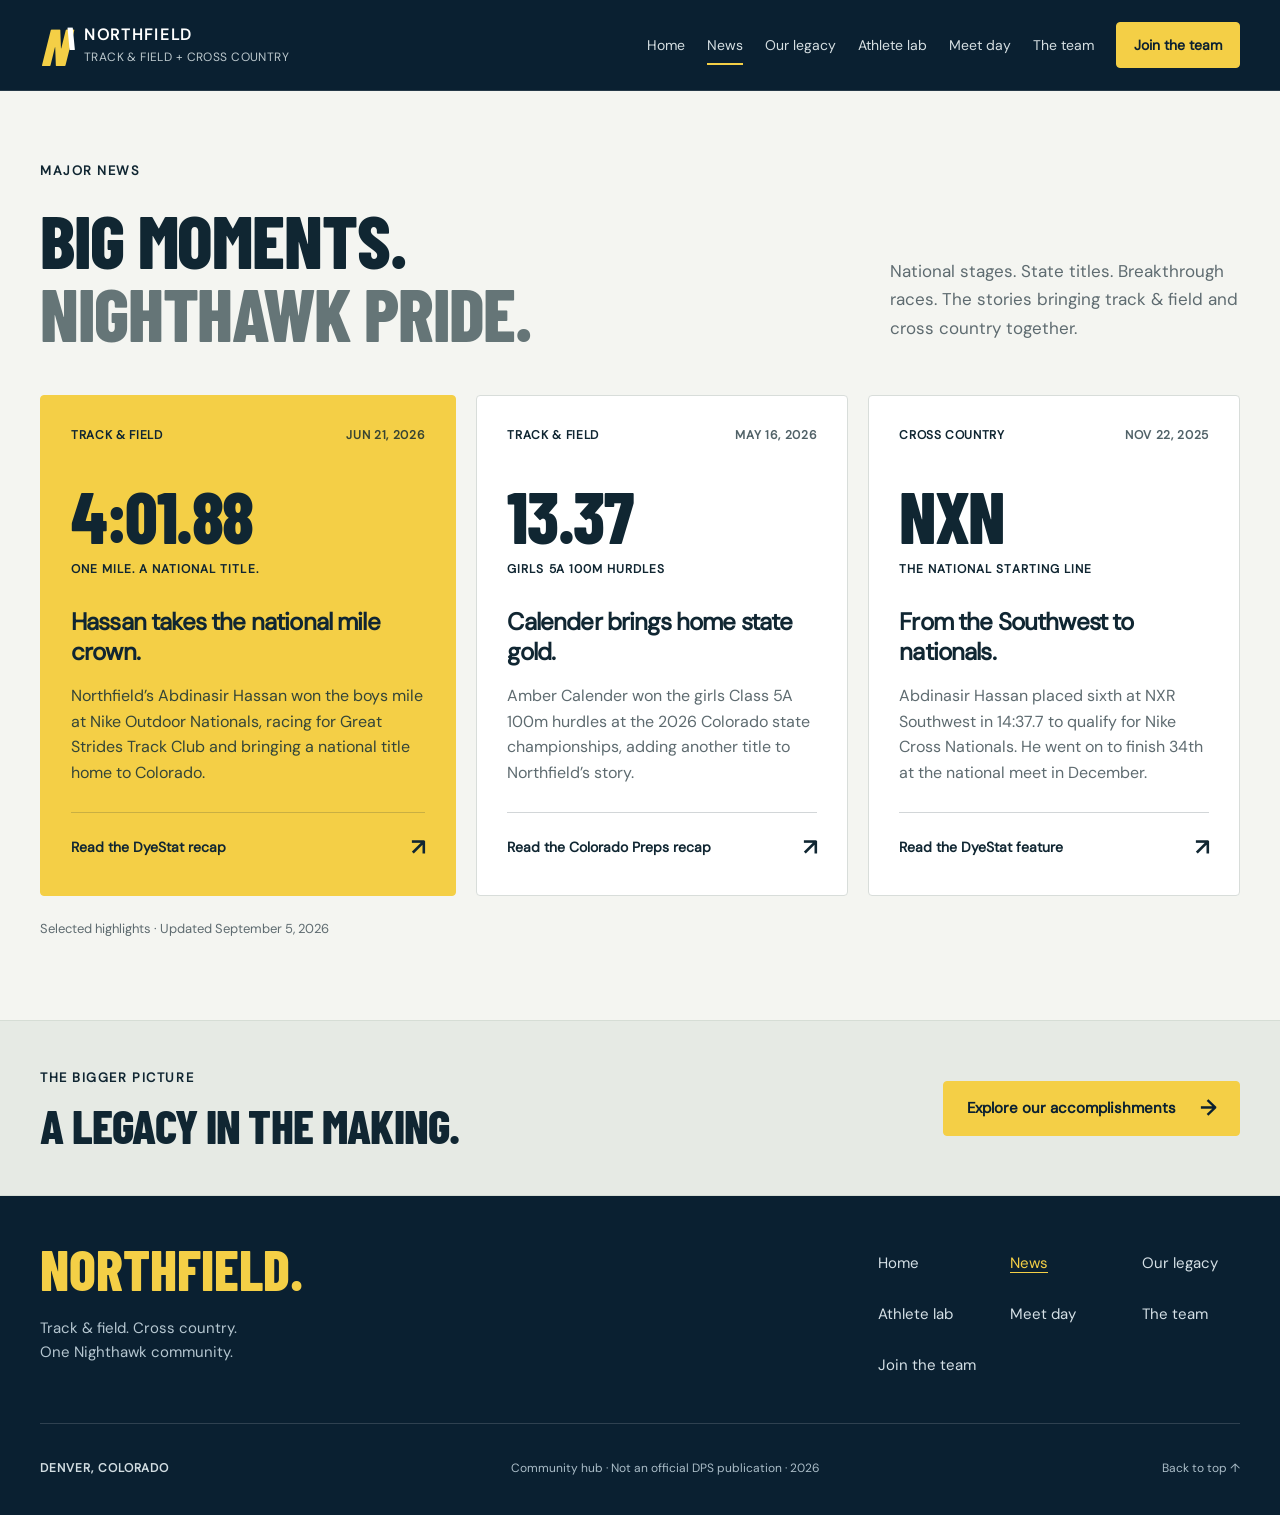
<file: news.html>
<!doctype html>
<html lang="en">
<head>
  <meta charset="utf-8">
  <meta name="viewport" content="width=device-width, initial-scale=1">
  <meta name="theme-color" content="#0a2031">
  <meta name="description" content="National titles, state championships, and breakthrough races from Northfield track &amp; field and cross country.">
  <title>Major news | Northfield Track &amp; Cross Country</title>
  <link rel="canonical" href="https://andronov5.github.io/trackweb/news.html">
  <link rel="preload" href="assets/barlow-condensed-800.ttf" as="font" type="font/ttf" crossorigin>
  <link rel="stylesheet" href="styles.css?v=pages-20260905">
  <script src="script.js?v=pages-20260905" defer></script>
</head>
<body id="top" data-page="news">
  <a class="skip-link" href="#main">Skip to content</a>
  <header class="site-header">
    <nav class="nav wrap" aria-label="Main navigation">
      <a class="brand" href="index.html" aria-label="Northfield Track and Field and Cross Country home">
        <span class="brand-mark" aria-hidden="true">N<span>\</span></span>
        <span class="brand-name">NORTHFIELD<small>TRACK &amp; FIELD + CROSS COUNTRY</small></span>
      </a>
      <button class="nav-toggle" id="navToggle" type="button" aria-expanded="false" aria-controls="navMenu">Menu <span aria-hidden="true">＋</span></button>
      <div class="nav-links" id="navMenu">
        <a href="index.html">Home</a>
        <a href="news.html" aria-current="page">News</a>
        <a href="accomplishments.html">Our legacy</a>
        <a href="athlete-lab.html">Athlete lab</a>
        <a href="meet-day.html">Meet day</a>
        <a href="team.html">The team</a>
        <a href="join.html" class="button button-small">Join the team</a>
      </div>
    </nav>
  </header>
  <main id="main">
<section class="section news-section" id="news" aria-labelledby="news-title">
      <div class="wrap">
        <div class="section-top">
          <div><p class="eyebrow">MAJOR NEWS</p><h1 class="page-title" id="news-title">BIG MOMENTS.<br><span class="text-muted">NIGHTHAWK PRIDE.</span></h1></div>
          <p class="section-intro">National stages. State titles. Breakthrough races. The stories bringing track &amp; field and cross country together.</p>
        </div>
        <div class="news-grid">
          <article class="news-card news-featured" id="hassan-mile">
            <div class="news-meta"><span>TRACK &amp; FIELD</span><time datetime="2026-06-21">JUN 21, 2026</time></div>
            <p class="news-mark">4:01.88</p><p class="news-mark-label">ONE MILE. A NATIONAL TITLE.</p>
            <h3>Hassan takes the national mile crown.</h3>
            <p>Northfield’s Abdinasir Hassan won the boys mile at Nike Outdoor Nationals, racing for Great Strides Track Club and bringing a national title home to Colorado.</p>
            <a href="https://www.runnerspace.com/gprofile.php?do=news&amp;mgroup_id=44531&amp;news_id=675052" target="_blank" rel="noopener noreferrer">Read the DyeStat recap <span aria-hidden="true">↗</span></a>
          </article>
          <article class="news-card" id="calender-state">
            <div class="news-meta"><span>TRACK &amp; FIELD</span><time datetime="2026-05-16">MAY 16, 2026</time></div>
            <p class="news-mark">13.37</p><p class="news-mark-label">GIRLS 5A 100M HURDLES</p>
            <h3>Calender brings home state gold.</h3>
            <p>Amber Calender won the girls Class 5A 100m hurdles at the 2026 Colorado state championships, adding another title to Northfield’s story.</p>
            <a href="https://coloradopreps.com/greatness-achieved-as-the-2026-track-and-field-season-comes-to-an-end/" target="_blank" rel="noopener noreferrer">Read the Colorado Preps recap <span aria-hidden="true">↗</span></a>
          </article>
          <article class="news-card" id="hassan-xc">
            <div class="news-meta"><span>CROSS COUNTRY</span><time datetime="2025-11-22">NOV 22, 2025</time></div>
            <p class="news-mark">NXN</p><p class="news-mark-label">THE NATIONAL STARTING LINE</p>
            <h3>From the Southwest to nationals.</h3>
            <p>Abdinasir Hassan placed sixth at NXR Southwest in 14:37.7 to qualify for Nike Cross Nationals. He went on to finish 34th at the national meet in December.</p>
            <a href="https://www.runnerspace.com/gprofile.php?do=news&amp;mgroup_id=44531&amp;news_id=674679" target="_blank" rel="noopener noreferrer">Read the DyeStat feature <span aria-hidden="true">↗</span></a>
          </article>
        </div>
        <p class="news-updated">Selected highlights · Updated September 5, 2026</p>
      </div>
    </section>
<aside class="next-step"><div class="wrap next-step-inner"><div><p class="eyebrow">THE BIGGER PICTURE</p><h2>A LEGACY IN THE MAKING.</h2></div><a class="button" href="accomplishments.html">Explore our accomplishments <span aria-hidden="true">→</span></a></div></aside>
  </main>
  <footer class="site-footer">
    <div class="wrap">
      <div class="footer-top"><div><a class="footer-brand" href="index.html">NORTHFIELD.</a><p>Track &amp; field. Cross country.<br>One Nighthawk community.</p></div>
        <nav class="footer-nav" aria-label="Footer navigation">
          <a href="index.html">Home</a>
          <a href="news.html" aria-current="page">News</a>
          <a href="accomplishments.html">Our legacy</a>
          <a href="athlete-lab.html">Athlete lab</a>
          <a href="meet-day.html">Meet day</a>
          <a href="team.html">The team</a>
          <a href="join.html">Join the team</a>
        </nav>
      </div>
      <div class="footer-bottom"><p>DENVER, COLORADO</p><p>Community hub · Not an official DPS publication · <span id="year">2026</span></p><a href="#top">Back to top ↑</a></div>
    </div>
  </footer>
  <div class="toast" id="toast" role="status" aria-live="polite" hidden></div>
</body>
</html>
</file>
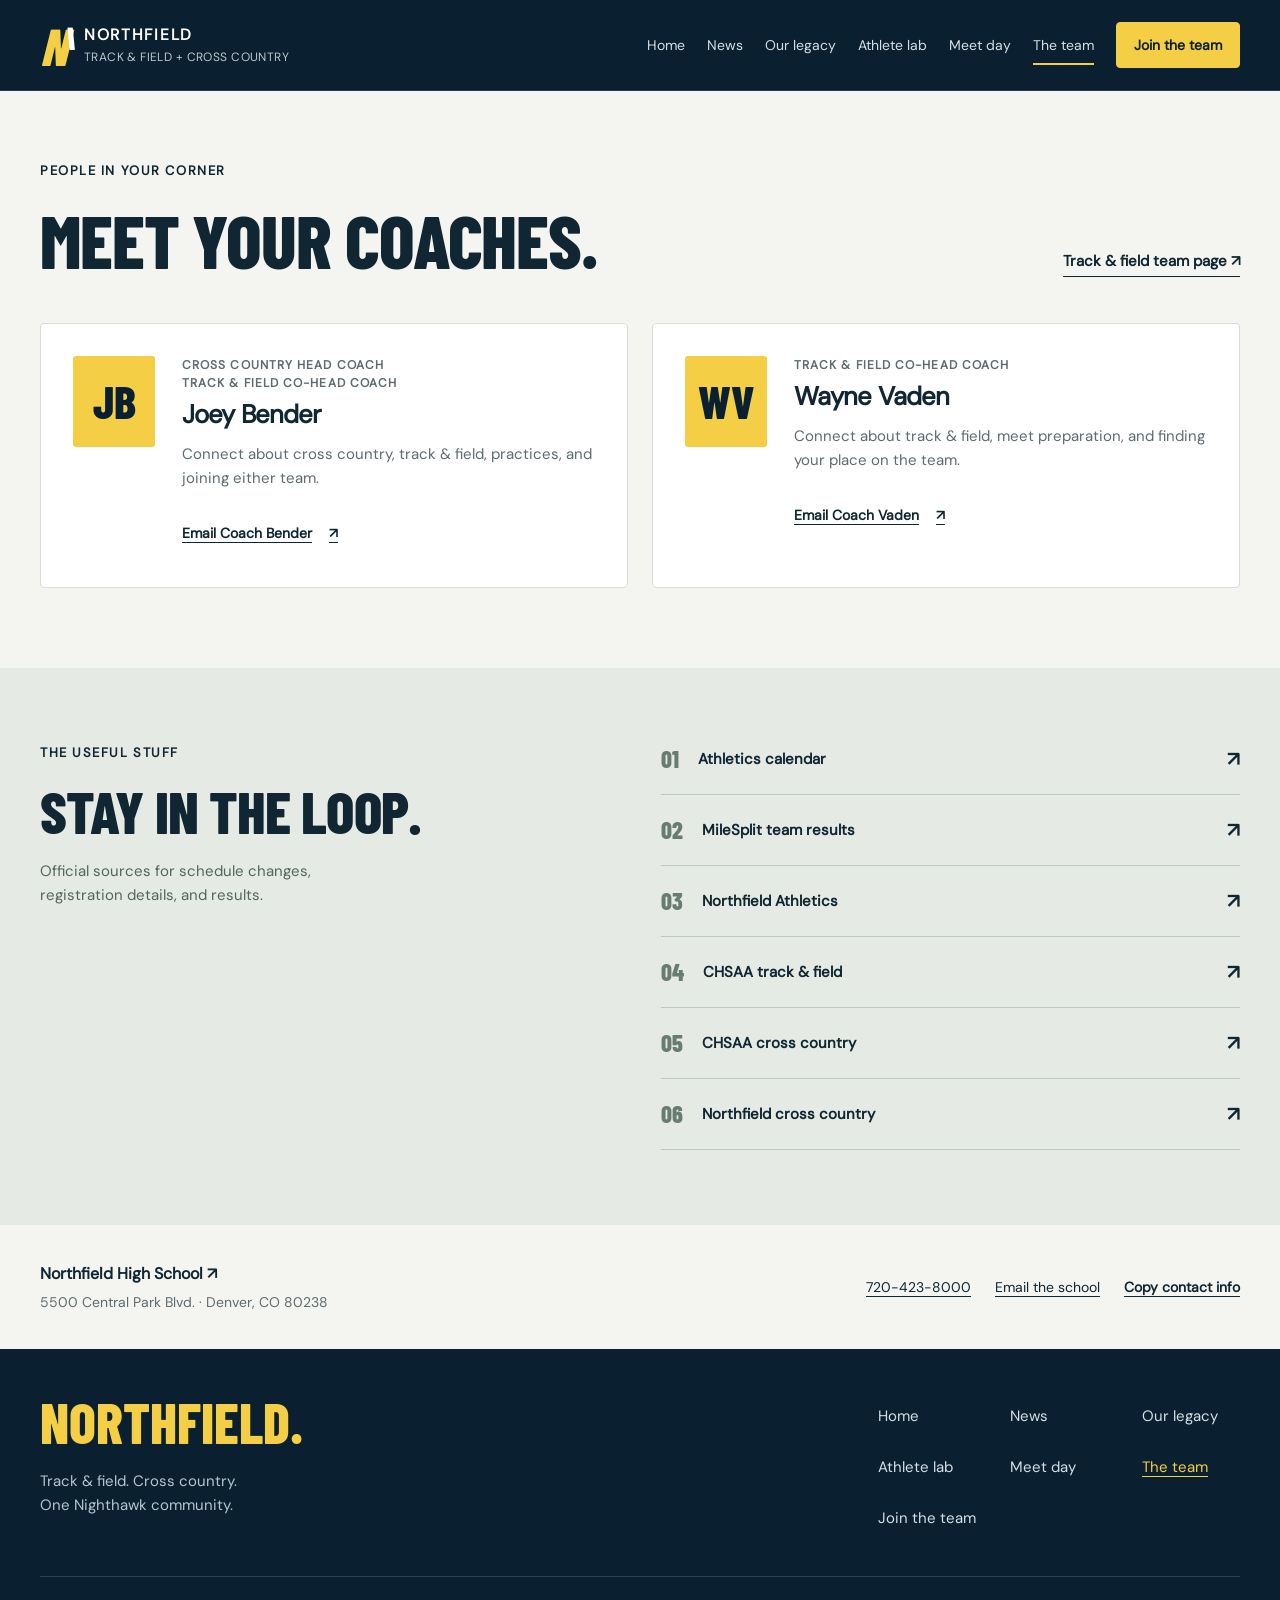
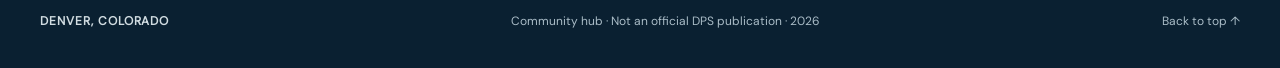
<file: team.html>
<!doctype html>
<html lang="en">
<head>
  <meta charset="utf-8">
  <meta name="viewport" content="width=device-width, initial-scale=1">
  <meta name="theme-color" content="#0a2031">
  <meta name="description" content="Meet Northfield track &amp; field and cross country coaches, find official team resources, and contact the school.">
  <title>The team &amp; coaches | Northfield Track &amp; Cross Country</title>
  <link rel="canonical" href="https://andronov5.github.io/trackweb/team.html">
  <link rel="preload" href="assets/barlow-condensed-800.ttf" as="font" type="font/ttf" crossorigin>
  <link rel="stylesheet" href="styles.css?v=pages-20260905">
  <script src="script.js?v=pages-20260905" defer></script>
</head>
<body id="top" data-page="team">
  <a class="skip-link" href="#main">Skip to content</a>
  <header class="site-header">
    <nav class="nav wrap" aria-label="Main navigation">
      <a class="brand" href="index.html" aria-label="Northfield Track and Field and Cross Country home">
        <span class="brand-mark" aria-hidden="true">N<span>\</span></span>
        <span class="brand-name">NORTHFIELD<small>TRACK &amp; FIELD + CROSS COUNTRY</small></span>
      </a>
      <button class="nav-toggle" id="navToggle" type="button" aria-expanded="false" aria-controls="navMenu">Menu <span aria-hidden="true">＋</span></button>
      <div class="nav-links" id="navMenu">
        <a href="index.html">Home</a>
        <a href="news.html">News</a>
        <a href="accomplishments.html">Our legacy</a>
        <a href="athlete-lab.html">Athlete lab</a>
        <a href="meet-day.html">Meet day</a>
        <a href="team.html" aria-current="page">The team</a>
        <a href="join.html" class="button button-small">Join the team</a>
      </div>
    </nav>
  </header>
  <main id="main">
<section class="section coaches-section" id="coaches" aria-labelledby="coaches-title">
      <div class="wrap">
        <div class="section-top"><div><p class="eyebrow">PEOPLE IN YOUR CORNER</p><h1 class="page-title" id="coaches-title">MEET YOUR COACHES.</h1></div><a class="text-link" href="https://northfield.dpsk12.org/athletics/athletic-programs/track-and-field-mens-and-womens/" target="_blank" rel="noopener noreferrer">Track &amp; field team page ↗</a></div>
        <div class="coach-grid">
          <article class="coach-card"><div class="coach-initials" aria-hidden="true">JB</div><div class="coach-info"><p class="mini-label">CROSS COUNTRY HEAD COACH<br>TRACK &amp; FIELD CO-HEAD COACH</p><h3>Joey Bender</h3><p>Connect about cross country, track &amp; field, practices, and joining either team.</p><a href="mailto:joseph_bender@dpsk12.net">Email Coach Bender <span aria-hidden="true">↗</span></a></div></article>
          <article class="coach-card"><div class="coach-initials" aria-hidden="true">WV</div><div class="coach-info"><p class="mini-label">TRACK &amp; FIELD CO-HEAD COACH</p><h3>Wayne Vaden</h3><p>Connect about track &amp; field, meet preparation, and finding your place on the team.</p><a href="mailto:wayne_vaden@dpsk12.net">Email Coach Vaden <span aria-hidden="true">↗</span></a></div></article>
        </div>
      </div>
    </section>
<section class="resources-section" id="links" aria-labelledby="links-title">
      <div class="wrap resources-grid"><div><p class="eyebrow">THE USEFUL STUFF</p><h2 id="links-title">STAY IN THE LOOP.</h2><p>Official sources for schedule changes, registration details, and results.</p></div><div class="resource-links">
        <a href="https://www.arbiterlive.com/Teams?entityId=44001" target="_blank" rel="noopener noreferrer"><span>01</span> Athletics calendar <span aria-hidden="true">↗</span></a>
        <a href="https://co.milesplit.com/teams/38893-northfield-high-school" target="_blank" rel="noopener noreferrer"><span>02</span> MileSplit team results <span aria-hidden="true">↗</span></a>
        <a href="https://northfield.dpsk12.org/athletics/athletic-programs/" target="_blank" rel="noopener noreferrer"><span>03</span> Northfield Athletics <span aria-hidden="true">↗</span></a>
        <a href="https://chsaanow.com/sports/track-and-field" target="_blank" rel="noopener noreferrer"><span>04</span> CHSAA track &amp; field <span aria-hidden="true">↗</span></a>
        <a href="https://chsaanow.com/sports/cross-country" target="_blank" rel="noopener noreferrer"><span>05</span> CHSAA cross country <span aria-hidden="true">↗</span></a>
        <a href="https://northfield.dpsk12.org/athletics/athletic-programs/cross-country-boys-and-girls/" target="_blank" rel="noopener noreferrer"><span>06</span> Northfield cross country <span aria-hidden="true">↗</span></a>
      </div></div>
    </section>
<section class="contact-section" id="contact" aria-label="School contact">
      <div class="wrap contact-row"><div><a class="school-name" href="https://northfield.dpsk12.org/" target="_blank" rel="noopener noreferrer">Northfield High School ↗</a><address>5500 Central Park Blvd. · Denver, CO 80238</address></div><div class="school-contact"><a href="tel:+17204238000">720-423-8000</a><a href="mailto:nhscommunications@dpsk12.org">Email the school</a><button class="text-button" type="button" id="copyContact">Copy contact info</button></div></div>
    </section>
  </main>
  <footer class="site-footer">
    <div class="wrap">
      <div class="footer-top"><div><a class="footer-brand" href="index.html">NORTHFIELD.</a><p>Track &amp; field. Cross country.<br>One Nighthawk community.</p></div>
        <nav class="footer-nav" aria-label="Footer navigation">
          <a href="index.html">Home</a>
          <a href="news.html">News</a>
          <a href="accomplishments.html">Our legacy</a>
          <a href="athlete-lab.html">Athlete lab</a>
          <a href="meet-day.html">Meet day</a>
          <a href="team.html" aria-current="page">The team</a>
          <a href="join.html">Join the team</a>
        </nav>
      </div>
      <div class="footer-bottom"><p>DENVER, COLORADO</p><p>Community hub · Not an official DPS publication · <span id="year">2026</span></p><a href="#top">Back to top ↑</a></div>
    </div>
  </footer>
  <div class="toast" id="toast" role="status" aria-live="polite" hidden></div>
</body>
</html>
</file>
<file: styles.css>
@font-face{font-family:'Barlow Condensed';src:url('assets/barlow-condensed-800.ttf') format('truetype');font-style:normal;font-weight:800;font-display:swap}
@font-face{font-family:'DM Sans';src:url('assets/dm-sans.ttf') format('truetype');font-style:normal;font-weight:400;font-display:swap}
:root{--navy:#0a2031;--navy-soft:#132f43;--gold:#f4cf46;--paper:#f4f5f1;--white:#fff;--ink:#102632;--muted:#5e6b70;--line:#d8ddda;--display:'Barlow Condensed',Impact,'Arial Narrow',sans-serif;--body:'DM Sans',Arial,sans-serif;--radius:4px;--wrap:1360px}
*{box-sizing:border-box}
html{scroll-behavior:smooth;scroll-padding-top:110px}
body{margin:0;color:var(--ink);background:var(--paper);font-family:var(--body);font-size:16px;line-height:1.6;-webkit-font-smoothing:antialiased}
h1,h2,h3,p,figure{margin:0}
h1,h2{font-family:var(--display);font-weight:800;line-height:.98;letter-spacing:-.015em}
h2{font-size:clamp(3rem,5.5vw,5rem)}
h3{font-size:1.4rem;line-height:1.2;letter-spacing:-.035em}
a{color:inherit;text-underline-offset:4px}
button,input,select{font:inherit}
button,a,input,select,summary{-webkit-tap-highlight-color:transparent}
button{cursor:pointer}
a,button{touch-action:manipulation}
button{color:inherit}
img{display:block;max-width:100%}
button:disabled{cursor:not-allowed;opacity:.5}
[hidden]{display:none!important}
:focus-visible{outline:3px solid #147bb1;outline-offset:5px}
::selection{background:var(--gold);color:var(--navy)}
.wrap{width:min(calc(100% - 80px),var(--wrap));margin-inline:auto}
.section{padding:108px 0;scroll-margin-top:15px}
.eyebrow{display:flex;align-items:center;gap:12px;font-size:.8125rem;font-weight:700;letter-spacing:.12em;margin-bottom:22px}
.mini-label{font-size:.75rem;font-weight:700;letter-spacing:.09em;line-height:1.5}
.text-gold{color:var(--gold)}
.text-muted{color:#657577}
.short-rule{display:inline-block;background:var(--gold);width:30px;height:3px;flex-shrink:0}
.section-top{display:flex;align-items:flex-end;justify-content:space-between;gap:40px;margin-bottom:46px}
.section-intro{max-width:350px;color:var(--muted);font-size:1.0625rem;line-height:1.7;padding-bottom:6px}
.small-note{color:var(--muted);font-size:.8125rem;line-height:1.6}
.text-link{font-size:.9375rem;font-weight:700;text-decoration:none;border-bottom:1px solid;padding-bottom:3px}
.text-button{display:inline-flex;align-items:center;justify-content:center;gap:12px;min-height:44px;border:0;background:transparent;font-size:.875rem;font-weight:700;padding:8px 0;text-decoration:underline;text-underline-offset:4px}
.button{display:inline-flex;justify-content:center;align-items:center;gap:24px;padding:16px 23px;min-height:54px;border:1px solid var(--gold);border-radius:var(--radius);background:var(--gold);color:var(--navy);font-size:.9375rem;font-weight:700;text-decoration:none;line-height:1.3;transition:background .2s,transform .2s}
.button:hover{background:#ffdc60;transform:translateY(-2px)}
.button span[aria-hidden]{font-size:1.3rem;line-height:1}
.button-small{min-height:46px;font-size:.875rem;padding:12px 17px;gap:18px}
.button-outline{background:transparent;border-color:var(--line);color:var(--ink)}
.button-outline:hover{background:var(--paper)}
.skip-link{position:fixed;top:10px;left:10px;z-index:500;background:var(--gold);color:var(--ink);padding:12px 20px;transform:translateY(-200%)}
.skip-link:focus{transform:translateY(0)}
.sr-only{position:absolute;width:1px;height:1px;padding:0;margin:-1px;overflow:hidden;clip:rect(0,0,0,0);white-space:nowrap;border:0}
.site-header{position:sticky;top:0;z-index:100;color:#fff;background:var(--navy);border-bottom:1px solid #ffffff1c}
.nav{min-height:90px;display:flex;justify-content:space-between;align-items:center;gap:24px}
.brand{display:flex;align-items:center;gap:13px;text-decoration:none;flex-shrink:0}
.brand-mark{position:relative;font-family:var(--display);font-weight:800;font-size:3.25rem;line-height:1;color:var(--gold);font-style:italic;letter-spacing:-.08em;padding-right:8px}
.brand-mark span{position:absolute;font-size:2rem;right:0;top:2px;color:var(--white)}
.brand-name{font-weight:700;font-size:.975rem;letter-spacing:.11em;line-height:1.3}
.brand-name small{display:block;font-size:.75rem;letter-spacing:.035em;font-weight:400;color:#bbc7cc;margin-top:5px}
.nav-links{display:flex;align-items:center;gap:22px}
.nav-links>a:not(.button){font-size:.875rem;color:#d6dfe2;text-decoration:none;padding:12px 0;position:relative;white-space:nowrap}
.nav-links>a:not(.button)::after{content:'';height:2px;position:absolute;bottom:3px;left:0;right:0;background:var(--gold);transform:scaleX(0);transform-origin:left;transition:transform .2s}
.nav-links>a:hover::after,.nav-links>a[aria-current='page']::after{transform:scaleX(1)}
.nav-toggle{display:none}
.hero{background:var(--navy);color:#fff;padding:46px 0 58px;overflow:hidden}
.hero-grid{display:grid;grid-template-columns:1.08fr .92fr;gap:42px;align-items:stretch}
.hero-copy{padding:27px 0 0;display:flex;flex-direction:column;align-items:flex-start;min-width:0}
.hero .eyebrow{color:#c8d1d6;font-size:.75rem;letter-spacing:.1em;margin-bottom:31px}
.hero h1{font-size:clamp(4rem,7.65vw,7.25rem);line-height:.97;letter-spacing:-.025em}
.hero h1>span{color:var(--gold)}
.hero-description{max-width:410px;color:#c0cbd1;font-size:1.0625rem;line-height:1.75;margin-top:25px}
.hero-actions{display:flex;align-items:center;gap:26px;margin-top:30px;flex-wrap:wrap}
.hero-secondary{display:inline-flex;align-items:center;gap:10px;min-height:44px;font-size:.875rem;text-decoration:none;border-bottom:1px solid #778895}
.hero-footnote{display:flex;justify-content:space-between;gap:20px;width:100%;color:#93a7b4;margin-top:auto;padding-top:56px}
.hero-footnote .mini-label{font-size:.75rem;letter-spacing:.1em}
.hero-visual{position:relative;min-height:560px;overflow:hidden;background:#33474d;border-radius:4px;isolation:isolate}
.hero-photo{width:100%;height:100%;object-fit:cover;object-position:43% center;position:absolute;inset:0}
.hero-visual::after{content:'';position:absolute;inset:0;background:linear-gradient(180deg,#06182738 0%,transparent 34%,#04142110 48%,#031322d9 100%);z-index:0;pointer-events:none}
.photo-topline{position:absolute;left:28px;right:28px;top:27px;display:flex;justify-content:space-between;gap:15px;z-index:1;font-size:.75rem;letter-spacing:.13em;font-weight:700;color:#fff;text-shadow:0 1px 5px #000}
.photo-caption{position:absolute;inset:auto 28px 27px;z-index:1;display:flex;align-items:flex-end;justify-content:space-between;gap:20px}
.photo-title{font-family:var(--display);font-size:clamp(2.9rem,4vw,4.5rem);font-weight:800;line-height:.97;color:#fff;letter-spacing:-.015em}
.photo-caption>a{font-size:.75rem;max-width:155px;text-align:right;line-height:1.5}
.quick-links{display:grid;grid-template-columns:repeat(3,minmax(0,1fr));background:var(--gold);margin-top:0;width:100%;max-width:none;padding-inline:max(40px,calc((100% - 1360px)/2));}
.quick-links>a{display:flex;align-items:center;gap:22px;min-height:111px;text-decoration:none;padding:20px 30px;border-right:1px solid #0a20312e;transition:background .2s}
.quick-links>a:first-child{padding-left:0}
.quick-links>a:last-child{border:0;padding-right:0}
.quick-links>a:hover{background:#ffffff26}
.quick-number{font-family:var(--display);font-weight:800;font-size:1.75rem;opacity:.65}
.quick-links strong{display:block;font-size:1.0625rem;letter-spacing:-.02em;line-height:1.4}
.quick-links small{display:block;font-size:.8125rem;color:#465039;margin-top:3px}
.quick-arrow{margin-left:auto;font-size:1.5rem}
.athlete-section{background:var(--navy);color:#fff}
.athlete-section>.wrap>.section-top{margin-bottom:41px}
.athlete-section .section-intro{color:#b1c1ca}
.athlete-section .eyebrow{color:#b1c1ca}
.lab-tabs{display:flex;border-bottom:1px solid #ffffff29;gap:8px}
.lab-tabs button{display:flex;align-items:center;gap:12px;color:#a9bac4;min-height:62px;background:transparent;border:0;border-bottom:3px solid transparent;padding:15px 26px;font-size:.75rem}
.lab-tabs button span{font-size:1rem;font-weight:700}
.lab-tabs button[aria-selected='true']{color:var(--navy);background:var(--gold);border-color:var(--gold);border-radius:4px 4px 0 0}
.lab-tabs button:hover:not([aria-selected='true']){background:#ffffff09;color:var(--white)}
.lab-panel{color:var(--ink);background:var(--white);border-radius:0 4px 4px 4px;outline-offset:6px}
.pace-grid{display:grid;grid-template-columns:1.12fr 1fr;gap:0}
.lab-inputs{padding:42px 46px}
.lab-inputs h3,.reaction-grid h3,.marks-heading h3{font-size:1.8rem;line-height:1.2;margin:9px 0 12px}
.lab-inputs>p:not(.mini-label),.reaction-grid p:not(.mini-label){color:var(--muted)}
.lab-inputs form{margin:28px 0 18px}
.form-row{display:grid;grid-template-columns:1fr 1fr;gap:18px}
label{display:flex;flex-direction:column;gap:8px;font-size:.875rem;font-weight:700;min-width:0}
input,select{width:100%;min-width:0;min-height:48px;border:1px solid #b9c5c8;border-radius:4px;color:var(--ink);padding:11px 12px;background:var(--white);font-size:1rem;font-weight:400;line-height:1.3}
select{padding-right:30px}
input::placeholder{color:#687980}
input[aria-invalid='true']{border-color:#b82a25;outline-color:#b82a25}
.field-help{font-size:.8125rem;line-height:1.5;color:var(--muted);margin:9px 0 18px}
.form-error{font-size:.875rem;color:#aa2929;min-height:0;margin:10px 0}
.form-error:empty{margin:0}
.lab-inputs form>.button{width:100%;margin-top:20px}
.lab-inputs form>label{max-width:100%}
.pace-results{margin:20px 20px 20px 0;background:var(--paper);padding:26px 34px;border-radius:3px;align-self:stretch}
.result-top{display:flex;justify-content:space-between;align-items:center}
.pill{border:1px solid #c2cfca;font-size:.75rem;font-weight:700;border-radius:3px;padding:4px 9px;letter-spacing:.08em}
.target-time{font-family:var(--display);font-size:clamp(4rem,6.5vw,6.5rem);font-weight:800;letter-spacing:-.02em;line-height:1.1;margin-top:12px;font-variant-numeric:tabular-nums}
.pace-summary{color:var(--muted);font-size:.9375rem;margin-bottom:23px}
.split-table{border-collapse:collapse;width:100%;font-variant-numeric:tabular-nums;font-size:.9375rem}
.split-table thead{font-size:.75rem;letter-spacing:.08em;color:var(--muted)}
.split-table th,.split-table td{text-align:left;padding:11px 0;border-bottom:1px solid var(--line)}
.split-table thead th{padding:9px 0;font-weight:700}
.split-table td,.split-table thead th:last-child{text-align:right}
.split-table tbody th{font-weight:400}
.split-table tbody tr:last-child{font-weight:700}
.split-table tbody tr:last-child th{font-weight:700}
.split-table tbody span{display:inline-block;font-size:.75rem;background:var(--gold);color:var(--navy);padding:2px 6px;margin-left:7px;border-radius:2px;vertical-align:middle}
.pace-results>.text-button{margin-top:12px}
#panel-marks{padding:38px 42px}
.marks-heading{display:flex;align-items:center;justify-content:space-between;gap:28px;margin-bottom:30px}
.marks-heading p:not(.mini-label){font-size:.9375rem;color:var(--muted)}
.mark-fields{display:grid;grid-template-columns:1.2fr 1fr 1fr auto;gap:16px;align-items:end}
.mark-fields button{min-height:48px}
.marks-list{margin-top:26px}
.empty-marks{background:var(--paper);border:1px dashed #b4c3c3;border-radius:4px;padding:28px;text-align:center}
.empty-marks strong{display:block;font-family:var(--display);font-size:2rem;line-height:1.1;font-weight:800;margin-bottom:8px}
.empty-marks p{font-size:.9375rem;color:var(--muted)}
.mark-row{display:grid;grid-template-columns:1.2fr 1fr 1fr auto;gap:18px;align-items:center;padding:16px 0;border-top:1px solid var(--line)}
.mark-row h4{font-size:1rem;margin:0;font-weight:700}
.mark-row time{color:var(--muted);font-size:.875rem}
.mark-result{font-family:var(--display);font-weight:800;font-size:2rem;line-height:1.2;display:flex;gap:12px;align-items:center;flex-wrap:wrap}
.pb-badge{font-family:var(--body);font-size:.75rem;line-height:1.5;padding:3px 6px;background:var(--gold);border-radius:2px;letter-spacing:.04em}
.delete-mark{background:none;border:1px solid var(--line);border-radius:3px;font-size:.8125rem;min-height:44px;padding:9px 14px}
.delete-mark:hover{background:#fff0ee;border-color:#b85d52}
.undo-button{background:none;border:0;font:inherit;color:var(--gold);text-decoration:underline;min-height:44px;margin-left:16px;padding:4px}
.reaction-grid{padding:44px;display:grid;grid-template-columns:1fr 1.2fr;gap:60px;align-items:center}
.reaction-grid .small-note{font-size:.8125rem;margin-top:17px}
.reaction-pad{min-height:340px;width:100%;display:flex;flex-direction:column;align-items:center;justify-content:center;padding:26px;border:0;border-radius:4px;background:var(--paper);color:var(--navy);user-select:none;touch-action:manipulation}
#reactionTitle{font-family:var(--display);font-size:clamp(3.5rem,5vw,5.8rem);font-weight:800;line-height:1.1;margin:17px 0 10px}
#reactionHelp{font-size:.9375rem;line-height:1.6;max-width:340px}
.reaction-lights{display:flex;gap:10px}
.reaction-lights i{width:15px;height:15px;border-radius:50%;background:#a8b4b6}
.reaction-pad[data-state='waiting']{background:#fbe6b1}
.reaction-pad[data-state='waiting'] .reaction-lights i{background:#966400}
.reaction-pad[data-state='go']{background:#b0ed84}
.reaction-pad[data-state='go'] .reaction-lights i{background:#244d16}
.reaction-pad[data-state='early']{background:#ffddd5}
.reaction-pad[data-state='early'] .reaction-lights i{background:#a63228}
.reaction-pad[data-state='result']{background:var(--gold)}
.reaction-pad[data-state='result'] .reaction-lights i{background:var(--navy)}
.reaction-best{margin-top:28px;padding-top:19px;border-top:1px solid var(--line)}
.reaction-best>span{display:block;font-size:.75rem;letter-spacing:.06em;font-weight:700;color:var(--muted)}
.reaction-best>strong{font-family:var(--display);font-weight:800;font-size:2.8rem;line-height:1.4}
.reaction-best small{font-family:var(--body);font-size:.875rem;font-weight:400}
.storage-status{background:#fff1cb;color:var(--ink);padding:14px 20px;margin-top:10px;font-size:.875rem;border-radius:4px}
.meetday-grid{display:grid;grid-template-columns:1.1fr 1fr;gap:90px;align-items:start}
.meetday-copy>p:not(.eyebrow){max-width:380px;color:var(--muted);margin:24px 0 30px}
.meetday-guide{border-top:1px solid var(--line)}
.meetday-guide details{border-bottom:1px solid var(--line);padding-bottom:0}
.meetday-guide summary{display:flex;align-items:center;justify-content:space-between;gap:18px;cursor:pointer;min-height:66px;padding:16px 0;font-weight:700;list-style:none}
summary::-webkit-details-marker{display:none}
.meetday-guide summary>span{font-size:1.4rem;font-weight:400;transition:transform .2s}
.meetday-guide details[open] summary>span{transform:rotate(45deg)}
.meetday-guide details[open]{padding-bottom:23px}
.meetday-guide details p{font-size:.9375rem;color:var(--muted);margin-bottom:12px}
.meetday-guide .text-link{font-size:.875rem}
.packing-card{padding:31px 34px;background:var(--white);border:1px solid var(--line);border-top:5px solid var(--gold);border-radius:4px;box-shadow:10px 12px 0 #e7eae4}
.packing-title{display:flex;align-items:center;justify-content:space-between;gap:18px;margin-bottom:22px}
.packing-title h3{font-size:1.5rem;margin-top:8px}
.packing-count{font-family:var(--display);font-weight:800;font-size:2.5rem;letter-spacing:-.01em;white-space:nowrap}
progress{display:block;width:100%;height:5px;margin:0 0 16px;border:0;appearance:none;background:#e5e9e6;border-radius:5px;overflow:hidden}
progress::-webkit-progress-bar{background:#e5e9e6}
progress::-webkit-progress-value{background:var(--navy);transition:width .2s}
progress::-moz-progress-bar{background:var(--navy)}
.packing-list label{flex-direction:row;align-items:center;gap:13px;min-height:53px;border-bottom:1px solid #e5e8e5;font-weight:400;font-size:.9375rem;cursor:pointer}
.packing-list input{width:21px;height:21px;min-height:21px;margin:0;flex-shrink:0;accent-color:var(--navy)}
.packing-list input:checked+span{color:#77837b;text-decoration:line-through}
.packing-bottom{display:flex;justify-content:space-between;align-items:center;gap:18px;margin-top:15px}
.packing-bottom p{font-size:.75rem;color:var(--muted)}
.packing-bottom button{font-size:.8125rem;white-space:nowrap}
.join-section{background:var(--navy);color:#fff}
.join-grid{display:grid;grid-template-columns:1fr 1.1fr;gap:100px}
.join-grid>div>p:not(.eyebrow){max-width:350px;color:#c2cdd3;margin:25px 0 28px}
.join-steps{list-style:none;padding:0;margin:0}
.join-steps li{display:flex;gap:25px;border-top:1px solid #ffffff29;padding:27px 0}
.join-steps li:first-child{padding-top:0;border:0}
.join-steps li>span{font-family:var(--display);font-weight:800;font-size:2.3rem;line-height:1;color:var(--gold)}
.join-steps h3{font-size:1.25rem;margin-bottom:10px}
.join-steps p{color:#b1c2cc;font-size:.9375rem}
.join-steps a{color:#fff}
.coach-grid{display:grid;grid-template-columns:1fr 1fr;gap:24px}
.coach-card{display:flex;align-items:flex-start;gap:27px;padding:32px;border:1px solid var(--line);border-radius:4px;background:#fff}
.coach-initials{font-family:var(--display);font-weight:800;color:var(--navy);background:var(--gold);width:82px;height:91px;display:grid;place-items:center;font-size:2.9rem;line-height:1;flex-shrink:0;border-radius:3px}
.coach-info .mini-label{color:var(--muted);font-size:.75rem}
.coach-info h3{font-size:1.6rem;margin:8px 0 12px}
.coach-info>p:not(.mini-label){font-size:.9375rem;color:var(--muted);margin-bottom:21px}
.coach-info>a{display:inline-flex;align-items:center;gap:17px;font-size:.875rem;font-weight:700;min-height:44px}
.resources-section{padding:75px 0;background:#e6eae4}
.resources-grid{display:grid;grid-template-columns:1fr 1.1fr;gap:95px}
.resources-grid h2{font-size:3.7rem}
.resources-grid .eyebrow{margin-bottom:18px}
.resources-grid p:not(.eyebrow){margin-top:19px;max-width:310px;color:#53655f;font-size:.9375rem}
.resource-links>a{display:flex;align-items:center;gap:19px;padding:19px 0;text-decoration:none;border-bottom:1px solid #bbc9bf;font-weight:700;font-size:.9375rem;transition:padding .2s}
.resource-links>a:first-child{padding-top:0}
.resource-links>a>span:first-child{font-family:var(--display);font-size:1.5rem;font-weight:800;color:#687c71;line-height:1}
.resource-links>a>span:last-child{margin-left:auto;font-size:1.25rem}
.resource-links>a:hover{padding-left:9px}
.contact-section{padding:36px 0;background:var(--paper)}
.contact-row{display:flex;justify-content:space-between;align-items:center;gap:30px}
.school-name{font-size:1rem;font-weight:700;text-decoration:none}
address{font-size:.875rem;font-style:normal;color:var(--muted);margin-top:4px}
.school-contact{display:flex;align-items:center;gap:24px;flex-wrap:wrap}
.school-contact>a,.school-contact>button{font-size:.8125rem;min-height:44px;display:inline-flex;align-items:center}
.site-footer{background:var(--navy);color:#fff;padding:45px 0 25px;overflow:hidden}
.footer-wordmark{font-family:var(--display);font-weight:800;font-size:clamp(4rem,15.5vw,14.3rem);line-height:1.1;letter-spacing:-.02em;color:var(--gold);padding-bottom:32px}
.footer-bottom{display:flex;justify-content:space-between;align-items:center;gap:25px;border-top:1px solid #ffffff26;padding-top:22px;color:#aabcc7;font-size:.75rem}
.footer-bottom>p:first-child{font-weight:700;letter-spacing:.08em;color:#d1dce1}
.footer-bottom>a{white-space:nowrap;text-decoration:none;min-height:44px;display:flex;align-items:center}
.toast{position:fixed;bottom:24px;left:50%;transform:translateX(-50%);z-index:250;max-width:calc(100% - 32px);width:max-content;padding:12px 22px;color:#fff;background:var(--navy);border:1px solid #526877;border-radius:4px;font-size:.875rem;box-shadow:0 8px 30px #0002}
@media(min-width:1500px){.hero{padding-top:60px;padding-bottom:65px}.hero-visual{min-height:620px}}
@media(max-width:1150px){.wrap{width:calc(100% - 56px)}.nav-links{gap:20px}.nav-links>a:not(.button){font-size:.8125rem}.brand-name{font-size:.875rem}.hero-grid{gap:28px;grid-template-columns:1.1fr 1fr}.hero h1{font-size:7.6vw}.hero-actions{gap:15px}.hero-visual{min-height:560px}.hero-footnote{flex-direction:column;gap:8px;padding-top:36px}.quick-links{width:100%;padding-inline:28px}.quick-links>a{padding-inline:22px;gap:16px}.quick-links strong{font-size:1rem}.meetday-grid,.join-grid,.resources-grid{gap:55px}.coach-card{padding:26px;gap:20px}.coach-initials{width:65px;height:75px;font-size:2.5rem}.lab-inputs{padding:36px 30px}.pace-results{padding:26px}.reaction-grid{gap:35px}.school-contact{gap:16px}.photo-caption{flex-direction:column;align-items:flex-start}.photo-caption>a{text-align:left;max-width:none}}
@media(max-width:960px){.nav{min-height:80px}.nav-toggle{display:flex;align-items:center;gap:18px;background:transparent;border:1px solid #ffffff50;border-radius:3px;padding:10px 15px;min-height:44px;color:#fff;font-size:.875rem}.nav-toggle span{font-size:1.2rem}.nav-links{display:none;position:absolute;inset:80px 0 auto;background:var(--navy);padding:18px 28px 27px;border-bottom:1px solid #526877;box-shadow:0 12px 25px #0002}.nav-links.is-open{display:flex;flex-direction:column;align-items:stretch;gap:6px;max-height:calc(100dvh - 80px);overflow:auto}.nav-links>a:not(.button){font-size:1rem;padding:12px 0}.nav-links .button{margin-top:6px}.section{padding:80px 0}.hero-copy{padding-top:13px}.hero h1{font-size:7.65vw}.hero .eyebrow{font-size:.75rem;letter-spacing:.05em;gap:8px;line-height:1.6}.short-rule{width:18px}.hero-description{font-size:1rem}.hero-visual{min-height:535px}.hero-footnote .mini-label:last-child{display:none}.quick-links>a{gap:12px;padding-inline:15px}.quick-links small{font-size:.75rem}.quick-number{font-size:1.5rem}.section-intro{max-width:280px;font-size:1rem}.pace-grid{grid-template-columns:1fr 1fr}.form-row{grid-template-columns:1fr;gap:16px}.lab-tabs button{padding:15px 20px}.lab-tabs button span{font-size:.875rem}.lab-inputs{padding:30px 25px}.pace-results{margin:16px 16px 16px 0;padding:23px}.target-time{font-size:5rem}.mark-fields{grid-template-columns:1fr 1fr}.reaction-grid{padding:32px;gap:30px}.reaction-pad{min-height:325px}.meetday-grid{gap:40px;grid-template-columns:1fr 1fr}.packing-card{padding:25px 24px}.packing-title h3{font-size:1.3rem}.meetday-copy h2{font-size:3.5rem}.coach-grid{gap:18px}.coach-card{flex-direction:column}.coaches-section .section-top{align-items:flex-start;flex-direction:column;gap:24px}.resources-grid{gap:45px}.contact-row{align-items:flex-start;flex-direction:column;gap:14px}.footer-bottom{flex-wrap:wrap}}
@media(max-width:700px){html{scroll-padding-top:93px}.wrap{width:calc(100% - 36px)}.section{padding:65px 0}.nav{min-height:76px}.nav-links{top:76px;padding-inline:18px}.brand-mark{font-size:2.9rem}.brand-name{font-size:.8125rem}.brand-name small{font-size:.75rem}.hero{padding:22px 0 28px}.hero-grid{grid-template-columns:1fr;gap:30px}.hero-copy{padding:12px 0 0}.hero .eyebrow{font-size:.75rem;margin-bottom:23px;letter-spacing:.08em}.hero h1{font-size:clamp(3.7rem,13.4vw,6.5rem);line-height:.99}.hero-description{max-width:420px;margin-top:20px}.hero-actions{margin-top:24px;gap:20px}.hero-footnote{display:none}.hero-visual{height:360px;min-height:0}.hero-photo{object-position:43% center}.photo-topline{left:22px;right:22px;top:20px}.photo-caption{inset:auto 22px 20px;flex-direction:row;align-items:flex-end}.photo-title{font-size:3.5rem}.photo-caption>a{max-width:145px;text-align:right;font-size:.75rem}.quick-links{width:100%;grid-template-columns:1fr;padding-inline:18px}.quick-links>a{min-height:85px;padding:18px 0;border:0;border-bottom:1px solid #0a20312e;gap:22px}.quick-links strong{font-size:1rem}.quick-links small{font-size:.8125rem}.quick-number{font-size:1.65rem}.quick-arrow{padding-right:4px}.section-top{flex-direction:column;align-items:flex-start;gap:22px;margin-bottom:31px}.section-intro{max-width:460px;padding:0}.eyebrow{font-size:.75rem;margin-bottom:18px}h2{font-size:clamp(3rem,10.5vw,4.5rem)}.lab-tabs{display:grid;grid-template-columns:repeat(3,minmax(0,1fr));gap:3px}.lab-tabs button{padding:12px 8px;min-height:73px;flex-direction:column;gap:3px;font-size:.75rem;line-height:1.3}.lab-tabs button span{font-size:.8125rem;text-align:center;line-height:1.3}.pace-grid{grid-template-columns:1fr}.lab-inputs{padding:28px 23px 21px}.lab-inputs form{margin-top:22px}.form-row{grid-template-columns:1fr 1fr;gap:12px}.pace-results{margin:0 14px 14px;padding:23px 25px}.target-time{font-size:5.7rem}.pace-summary{margin-bottom:18px}.split-table{font-size:.9375rem}.split-table thead{font-size:.75rem}.lab-inputs h3,.reaction-grid h3,.marks-heading h3{font-size:1.55rem}.marks-heading{align-items:flex-start;flex-direction:column;gap:18px}.marks-heading .button{min-height:44px;font-size:.875rem;padding:10px 16px}#panel-marks{padding:28px 21px}.mark-fields{gap:17px 12px}.mark-fields>.button{padding-inline:12px;gap:12px}.mark-row{grid-template-columns:1fr 1fr auto;gap:9px}.mark-row time{grid-column:1;font-size:.75rem}.mark-row h4{grid-column:1;font-size:.875rem}.mark-row .mark-result{grid-column:2;grid-row:1/3;font-size:1.7rem;gap:6px}.delete-mark{grid-column:3;grid-row:1/3;padding:8px 10px;font-size:.75rem}.reaction-grid{grid-template-columns:1fr;padding:28px 23px;gap:26px}.reaction-best{margin-top:20px;display:flex;align-items:center;justify-content:space-between;gap:20px}.reaction-best>span{max-width:140px}.reaction-best>strong{font-size:2.4rem;white-space:nowrap}.reaction-pad{min-height:290px}#reactionTitle{font-size:4.8rem}.meetday-grid{grid-template-columns:1fr;gap:38px}.meetday-copy h2{font-size:clamp(3rem,10.5vw,4.5rem)}.meetday-copy>p:not(.eyebrow){max-width:430px}.packing-card{margin-right:7px;padding:25px}.packing-title h3{font-size:1.5rem}.join-grid{grid-template-columns:1fr;gap:48px}.join-grid h2>br{display:none}.join-grid h2>span{display:block}.join-grid h2{font-size:clamp(3rem,10.5vw,4.5rem)}.join-grid>div>p:not(.eyebrow){max-width:400px}.join-steps li{gap:21px;padding:23px 0}.coach-grid{grid-template-columns:1fr}.coach-card{flex-direction:row;gap:21px;padding:25px}.coach-initials{width:67px;height:78px}.coach-info h3{font-size:1.45rem}.resources-section{padding:55px 0}.resources-grid{grid-template-columns:1fr;gap:32px}.resources-grid h2{font-size:3.2rem}.resources-grid p:not(.eyebrow){max-width:400px}.resource-links>a:first-child{padding-top:18px;border-top:1px solid #bbc9bf}.contact-section{padding:29px 0}.school-contact{gap:9px 22px}.site-footer{padding-top:24px}.footer-wordmark{font-size:16vw;padding-bottom:19px}.footer-bottom{gap:8px;padding-top:17px;font-size:.75rem}.footer-bottom>p:nth-child(2){flex-basis:100%;order:3}.footer-bottom>a{margin-left:auto}.toast{bottom:16px}}
@media(max-width:390px){.hero h1{font-size:13.1vw}.hero-actions{gap:15px}.hero-actions .button{width:100%}.hero-secondary{padding:4px 0}.hero-visual{height:310px}.photo-caption{flex-direction:column;align-items:flex-start;gap:14px}.photo-caption>a{text-align:left;max-width:none}.photo-topline{font-size:.75rem;letter-spacing:.07em}.form-row{grid-template-columns:1fr}.mark-fields{grid-template-columns:1fr}.mark-row{grid-template-columns:1fr auto}.mark-row .mark-result{grid-column:2;grid-row:1/3}.delete-mark{grid-column:1/3;grid-row:3;width:max-content}.packing-card{padding:23px 20px}.packing-title h3{font-size:1.3rem}.coach-card{gap:16px;padding:23px 20px}.coach-initials{width:54px;height:65px;font-size:2.1rem}.coach-info h3{font-size:1.25rem}.coach-info>a{font-size:.8125rem}.hero .eyebrow{font-size:.75rem}.nav-toggle{gap:10px;padding-inline:11px}}
@media(prefers-reduced-motion:reduce){.button:hover{transform:none}html{scroll-behavior:auto}*,*::before,*::after{animation:none!important;transition:none!important}}
.hero-footnote>a{color:#c5d1d7;text-decoration:none}
.hero-footnote>a:hover{text-decoration:underline}

/* The supplied action photo stays the focus of the hero. */
.photo-title{font-size:clamp(2rem,3vw,3rem)}
.photo-caption{inset:auto 24px 24px}
@media(max-width:700px){.hero-visual{height:auto;min-height:0;aspect-ratio:620/349}.photo-topline{top:16px;left:18px;right:18px}.photo-caption{inset:auto 18px 16px}.photo-title{font-size:2rem}}
@media(max-width:390px){.brand-name small{max-width:175px;line-height:1.45}.photo-topline{font-size:.75rem;letter-spacing:.03em}}

/* Shared team news and dated accomplishments. */
.lab-tabs button span,.delete-mark,.school-contact>a,.school-contact>button{font-size:.875rem}
.hero-copy,.coach-info,.lab-inputs,.pace-results,.reaction-grid>div,.packing-card{min-width:0}
.news-section{background:var(--paper);padding-bottom:72px}
.news-grid{display:grid;grid-template-columns:1.12fr 1fr 1fr;gap:20px}
.news-card{display:flex;flex-direction:column;min-width:0;padding:30px;background:var(--white);border:1px solid var(--line);border-radius:4px}
.news-featured{background:var(--gold);border-color:var(--gold)}
.news-meta{display:flex;flex-wrap:wrap;justify-content:space-between;gap:8px;font-size:.75rem;letter-spacing:.055em;font-weight:700;line-height:1.5}
.news-meta time{color:#516268;white-space:nowrap}
.news-featured .news-meta time{color:#394532}
.news-mark{font-family:var(--display);font-weight:800;font-size:clamp(3.5rem,5.6vw,5.8rem);line-height:1;margin-top:36px;letter-spacing:-.02em}
.news-mark-label{font-size:.75rem;letter-spacing:.085em;font-weight:700;margin-top:8px;margin-bottom:28px}
.news-card h3{font-size:1.5rem;line-height:1.25;margin-bottom:16px}
.news-card>p:not(.news-mark):not(.news-mark-label){color:var(--muted);font-size:1rem;margin-bottom:26px}
.news-featured>p:not(.news-mark):not(.news-mark-label){color:#344538}
.news-card>a{display:flex;align-items:center;justify-content:space-between;gap:14px;margin-top:auto;padding-top:17px;min-height:44px;border-top:1px solid #10263230;text-decoration:none;font-size:.875rem;font-weight:700}
.news-card>a:hover{text-decoration:underline}
.news-card>a>span{font-size:1.4rem}
.news-updated{font-size:.8125rem;color:var(--muted);margin-top:23px}
.legacy-section{padding-top:0;background:var(--paper)}
.legacy-section>.wrap{border-top:1px solid var(--line);padding-top:68px}
.legacy-grid{display:grid;grid-template-columns:1fr 1fr;gap:0 40px}
.legacy-card{display:grid;grid-template-columns:auto 1fr;gap:22px;border-top:1px solid var(--line);padding:30px 0;min-width:0}
.legacy-year{font-family:var(--display);font-size:2.8rem;line-height:1;font-weight:800;color:#627578}
.legacy-card .mini-label{color:var(--muted);margin-bottom:10px}
.legacy-card h3{font-size:1.4rem;margin-bottom:12px}
.legacy-card div>p:not(.mini-label){font-size:1rem;color:var(--muted);margin-bottom:18px}
.legacy-card .text-link{display:inline-block;font-size:.875rem;line-height:1.7}
@media(max-width:960px){.news-grid{grid-template-columns:1fr 1fr}.news-featured{grid-column:1/-1}.news-featured .news-mark{font-size:5.7rem}.news-card{padding:26px}.news-featured h3{font-size:1.8rem}.news-featured>p:not(.news-mark):not(.news-mark-label){max-width:620px}.legacy-grid{gap:0 24px}.legacy-card{grid-template-columns:1fr;gap:15px}.legacy-year{font-size:2.5rem}}
@media(max-width:700px){.news-section{padding-bottom:42px}.news-grid{grid-template-columns:1fr;gap:18px}.news-featured{grid-column:auto}.news-mark,.news-featured .news-mark{font-size:4.8rem;margin-top:28px}.news-mark-label{margin-bottom:23px}.news-card h3,.news-featured h3{font-size:1.5rem}.legacy-section{padding-top:0}.legacy-section>.wrap{padding-top:43px}.legacy-grid{grid-template-columns:1fr}.legacy-card{grid-template-columns:70px 1fr;gap:17px;padding:26px 0}.legacy-card h3{font-size:1.3rem}.legacy-year{font-size:2.4rem}.brand-name small{max-width:210px;line-height:1.45}.brand{min-width:0;flex-shrink:1}.brand-name{min-width:0}}
@media(max-width:390px){.legacy-card{grid-template-columns:1fr;gap:12px}.news-card{padding:24px}.brand-name small{max-width:175px}.nav{gap:12px}}

/* Separate pages retain the Nighthawks visual language. */
.page-title{font-size:clamp(3.2rem,5.8vw,5.2rem);line-height:.98}
body:not([data-page='home']) main>.section:first-child{padding-top:70px;padding-bottom:80px}
body[data-page='accomplishments'] .legacy-section>.wrap{border-top:0;padding-top:0}
body[data-page='athlete-lab']{background:var(--navy)}
body[data-page='athlete-lab'] main>.section:first-child{padding-top:42px}
body[data-page='athlete-lab'] .page-title{font-size:clamp(2.8rem,4.5vw,4rem)}
body[data-page='athlete-lab'] .section-top{margin-bottom:28px}
body[data-page='athlete-lab'] .eyebrow{margin-bottom:16px}
body[data-page='meetday'] .packing-card{margin-top:4px}
body[data-page='news'] .news-card{scroll-margin-top:130px}
body[data-page='join'] .join-steps h3 a{text-decoration-thickness:1px}
.nav-links>.button[aria-current='page']{outline:2px solid var(--gold);outline-offset:4px}
.headline-grid{display:grid;grid-template-columns:repeat(3,minmax(0,1fr));gap:22px}
.headline-card{display:flex;flex-direction:column;min-width:0;padding:28px;background:var(--white);border:1px solid var(--line);border-radius:4px;text-decoration:none;transition:border-color .2s,transform .2s}
.headline-card:first-child{background:var(--navy);color:#fff;border-color:var(--navy)}
.headline-card:first-child .news-meta time{color:#b7c8d1}
.headline-card h3{font-family:var(--display);font-size:2.4rem;font-weight:800;line-height:1.05;letter-spacing:0;text-transform:uppercase;margin:30px 0}
.headline-card:hover{border-color:#6d848e;transform:translateY(-3px)}
.headline-card:focus-visible{outline-offset:5px}
.headline-bottom{display:flex;justify-content:space-between;align-items:center;gap:14px;border-top:1px solid #80959860;padding-top:16px;margin-top:auto;font-size:.875rem;font-weight:700}
.headline-bottom>span{color:#6d7f87;font-size:1.4rem}
.headline-card:first-child .headline-bottom>span{color:var(--gold)}
.next-step{background:#e6eae4;border-block:1px solid #d6ddd5;padding:47px 0}
.next-step-inner{display:flex;justify-content:space-between;align-items:center;gap:36px}
.next-step .eyebrow{margin-bottom:13px}
.next-step h2{font-size:clamp(2.3rem,3.7vw,3.4rem)}
.next-step .button{flex-shrink:0}
.footer-top{display:flex;justify-content:space-between;gap:50px;padding:0 0 36px}
.footer-brand{font-family:var(--display);font-size:3.5rem;font-weight:800;line-height:1;color:var(--gold);text-decoration:none}
.footer-top p{font-size:.9375rem;color:#b5c6d0;margin-top:17px}
.footer-nav{display:grid;grid-template-columns:repeat(3,minmax(90px,1fr));gap:7px 34px;align-content:start}
.footer-nav a{font-size:.9375rem;color:#d5e0e6;display:flex;align-items:center;min-height:44px;text-decoration:none}
.footer-nav a:hover,.footer-nav a[aria-current='page']{color:var(--gold);text-decoration:underline}
.no-script-note{font-size:.9375rem;line-height:1.6;margin-bottom:20px}
@media(max-width:1100px){
  .nav{min-height:80px;flex-wrap:nowrap;padding-block:0;gap:22px}
  .nav-toggle{display:flex;align-items:center;gap:18px;background:transparent;border:1px solid #ffffff50;border-radius:3px;padding:10px 15px;min-height:44px;color:#fff;font-size:.875rem}
  .nav-toggle span{font-size:1.2rem}
  .nav-links{display:none;position:absolute;inset:80px 0 auto;background:var(--navy);padding:18px 28px 27px;border-bottom:1px solid #526877;box-shadow:0 12px 25px #0002;width:auto}
  .nav-links.is-open{display:flex;flex-direction:column;align-items:stretch;gap:6px;max-height:calc(100dvh - 80px);overflow:auto}
  .nav-links>a:not(.button){font-size:1rem;padding:12px 0}
  .nav-links .button{margin-top:6px}
  .headline-grid{gap:16px}.headline-card{padding:24px}.headline-card h3{font-size:2.2rem}
}
@media(max-width:700px){
  .nav{min-height:76px;gap:12px}.nav-links{top:76px;padding-inline:18px}
  .nav-links.is-open{max-height:calc(100dvh - 76px)}
  .nav-toggle{gap:10px;padding-inline:11px}
  body:not([data-page='home']) main>.section:first-child{padding-top:42px;padding-bottom:54px}
  .page-title{font-size:clamp(3rem,10.8vw,4.2rem)}
  body[data-page='athlete-lab'] main>.section:first-child{padding-top:30px}
  body[data-page='athlete-lab'] .page-title{font-size:3rem}
  body[data-page='athlete-lab'] .section-intro{font-size:.9375rem}
  .headline-grid{grid-template-columns:1fr;gap:16px}.headline-card{padding:25px}.headline-card h3{font-size:2.4rem;margin:24px 0}
  .next-step{padding:34px 0}.next-step-inner{align-items:flex-start;flex-direction:column;gap:25px}
  .footer-top{flex-direction:column;gap:28px;padding-bottom:24px}.footer-brand{font-size:3rem}
  .footer-nav{grid-template-columns:repeat(2,minmax(0,1fr));gap:4px 28px}
}
@media(prefers-reduced-motion:reduce){.headline-card:hover{transform:none}}
@media print{
  .site-header,.site-footer,.toast,.next-step,.skip-link{display:none}
  body{color:#000;background:#fff;font-size:11pt}
  .wrap{width:100%}.section,body:not([data-page='home']) main>.section:first-child{padding:0}
  .news-card,.legacy-card,.coach-card,.packing-card{break-inside:avoid}
  .news-grid,.headline-grid{grid-template-columns:1fr 1fr}
  body[data-page='meetday'] .meetday-grid{grid-template-columns:1fr 1fr;gap:30px}
  body[data-page='meetday'] .page-title{font-size:2.5rem}
  body[data-page='meetday'] .packing-card{box-shadow:none;padding:20px}
  .packing-bottom button,.delete-mark,#copySplits,#exportMarks,#copyContact{display:none}
  .athlete-section,.join-section{color:#000;background:#fff}
  .athlete-section .text-gold,.join-section .text-gold{color:#000}
}
</file>
